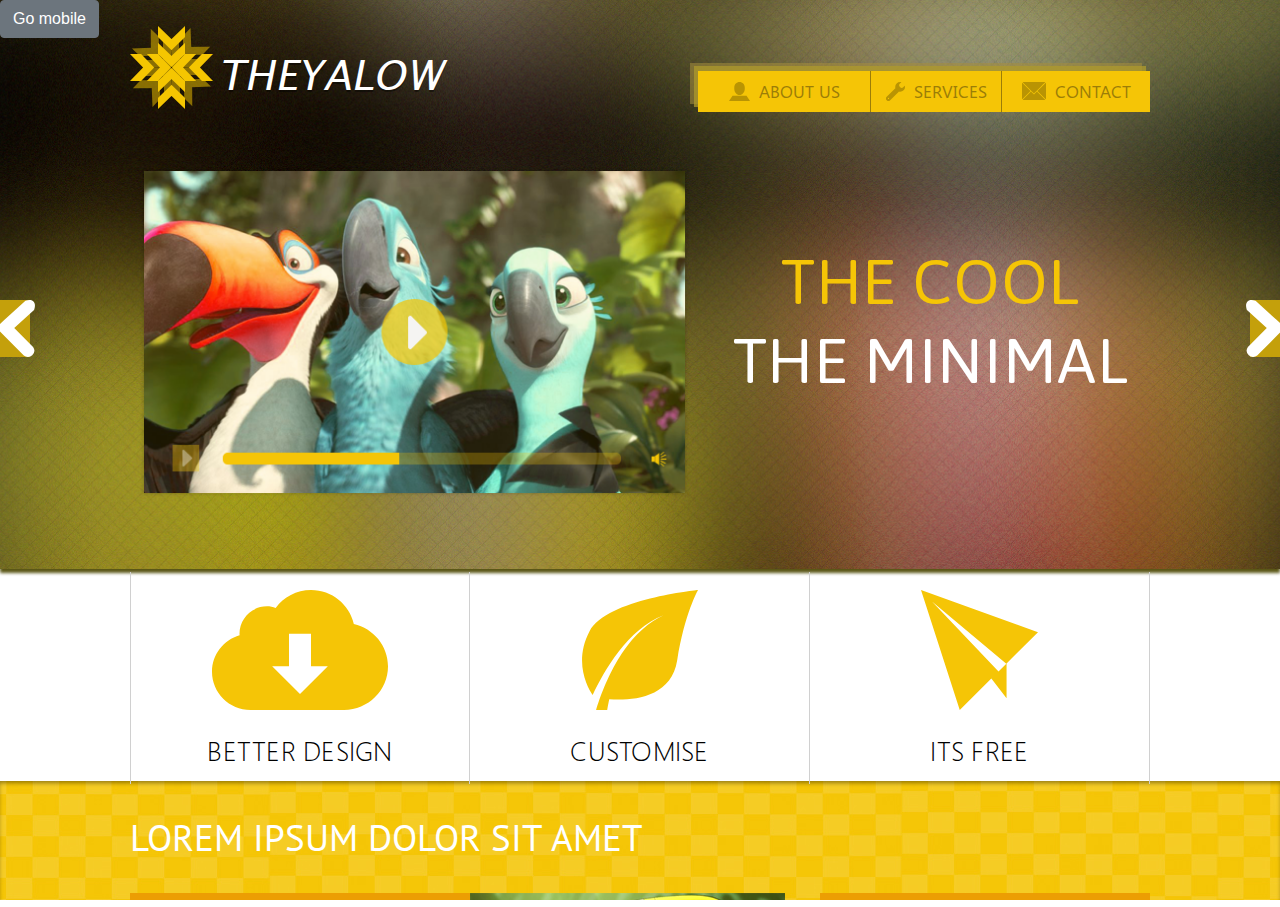
<file: theyalow/index.html>
<!DOCTYPE html>
<html lang="en">
<head>
	<meta charset="UTF-8">
	<title>Title</title>
	<link rel="stylesheet" href="https://stackpath.bootstrapcdn.com/bootstrap/4.3.1/css/bootstrap.min.css">
</head>
<body>
<div class="wrapper">
	<button class="switch btn btn-secondary">
		<span class="sw-text">Go mobile</span> <i class="fas fa-mobile-alt fa-1x"></i>
	</button>
	<iframe src="theyalow.html" frameborder="0"></iframe>
</div>

<style>
	html,
	body {
		margin: 0;
		padding: 0;
	}

	.wrapper {
		position: relative;
		width: 100%;
		height: 100vh;
		background: rgba(0, 0, 0, 0.2);
		margin: 0 auto
	}

	iframe {
		width: 100%;
		height: 100%;
	}

	.switch {
		position: absolute;
	}
</style>

<script>
    const switchButton = document.getElementsByClassName('switch')[0];
    const container = document.getElementsByClassName('wrapper')[0];
    let switched = true;
    const forMobile = `<span class="sw-text">Go mobile</span>
					<i class="fas fa-mobile-alt fa-1x"></i>`;
    const forDesktop = `<span class="sw-text">Go desktop</span>
					<i class="fas fa-desktop fa-1x"></i>`;

    switchButton.addEventListener('click', () => {
        if (switched) {
            switchButton.innerHTML = forDesktop;
            container.style.width = '375px';
        } else {
            switchButton.innerHTML = forMobile;
            container.style.width = '100%';
        }
        switched = !switched;
    });
</script>
</body>
</html>
</file>
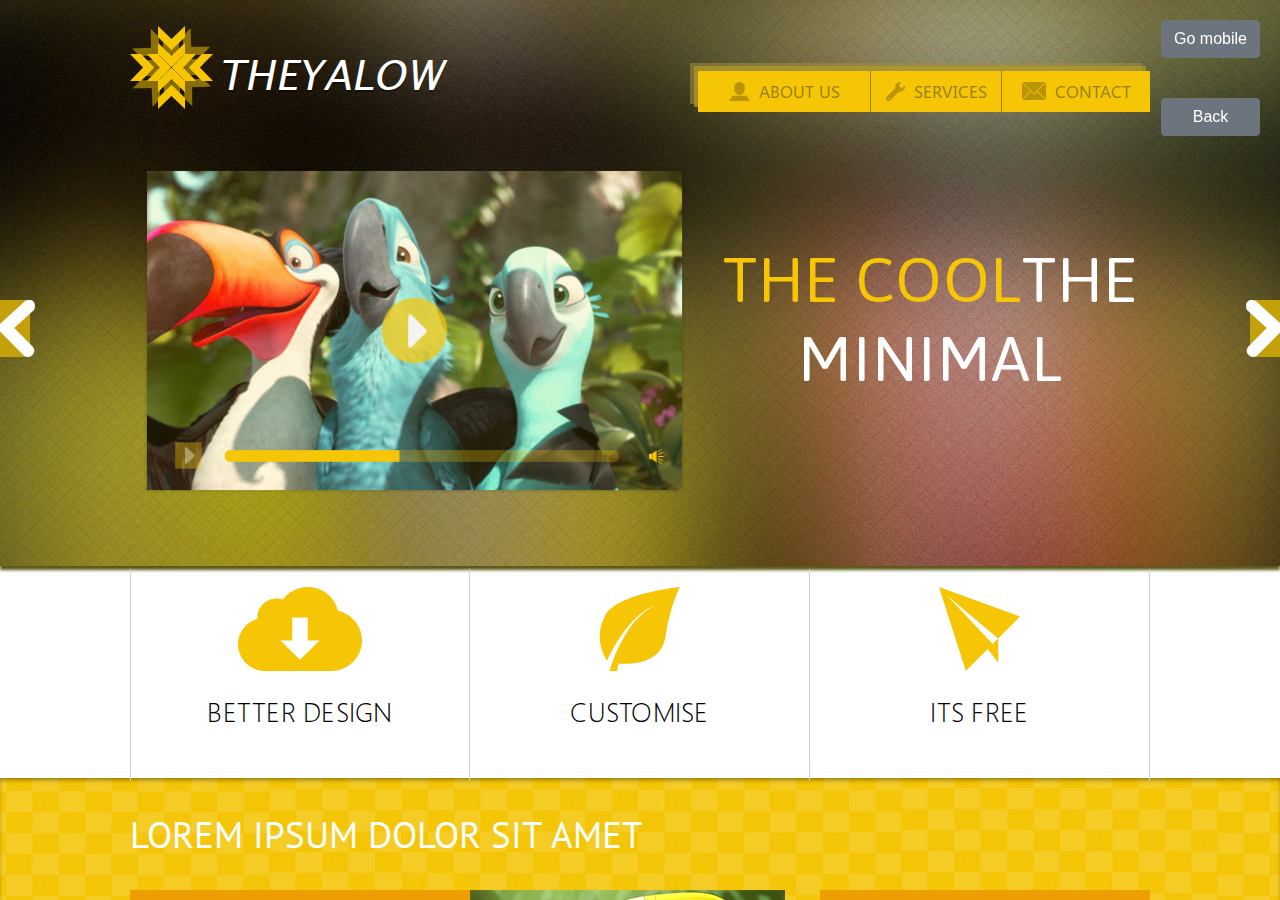
<file: projects/theyalow/index.html>
<!DOCTYPE html>
<html lang="en">
<head>
	<meta charset="UTF-8">
	<title>Title</title>
	<link rel="stylesheet" href="https://stackpath.bootstrapcdn.com/bootstrap/4.3.1/css/bootstrap.min.css">
	<link rel="stylesheet" href="../iframe_view/style_iframe.css">
</head>
<body>
<div class="wrapper">
	<div class="container-button">
		<button class="switch btn btn-secondary">
			<span class="sw-text">Go mobile</span>
		</button>
		<button class="switch btn btn-secondary " id="back">
			<span class="sw-text">Back</span>
		</button>
	</div>
	<iframe src="theyalow.html" frameborder="0"></iframe>
</div>
<script src="../iframe_view/index_iframe.js"></script>
</body>
</html>
</file>
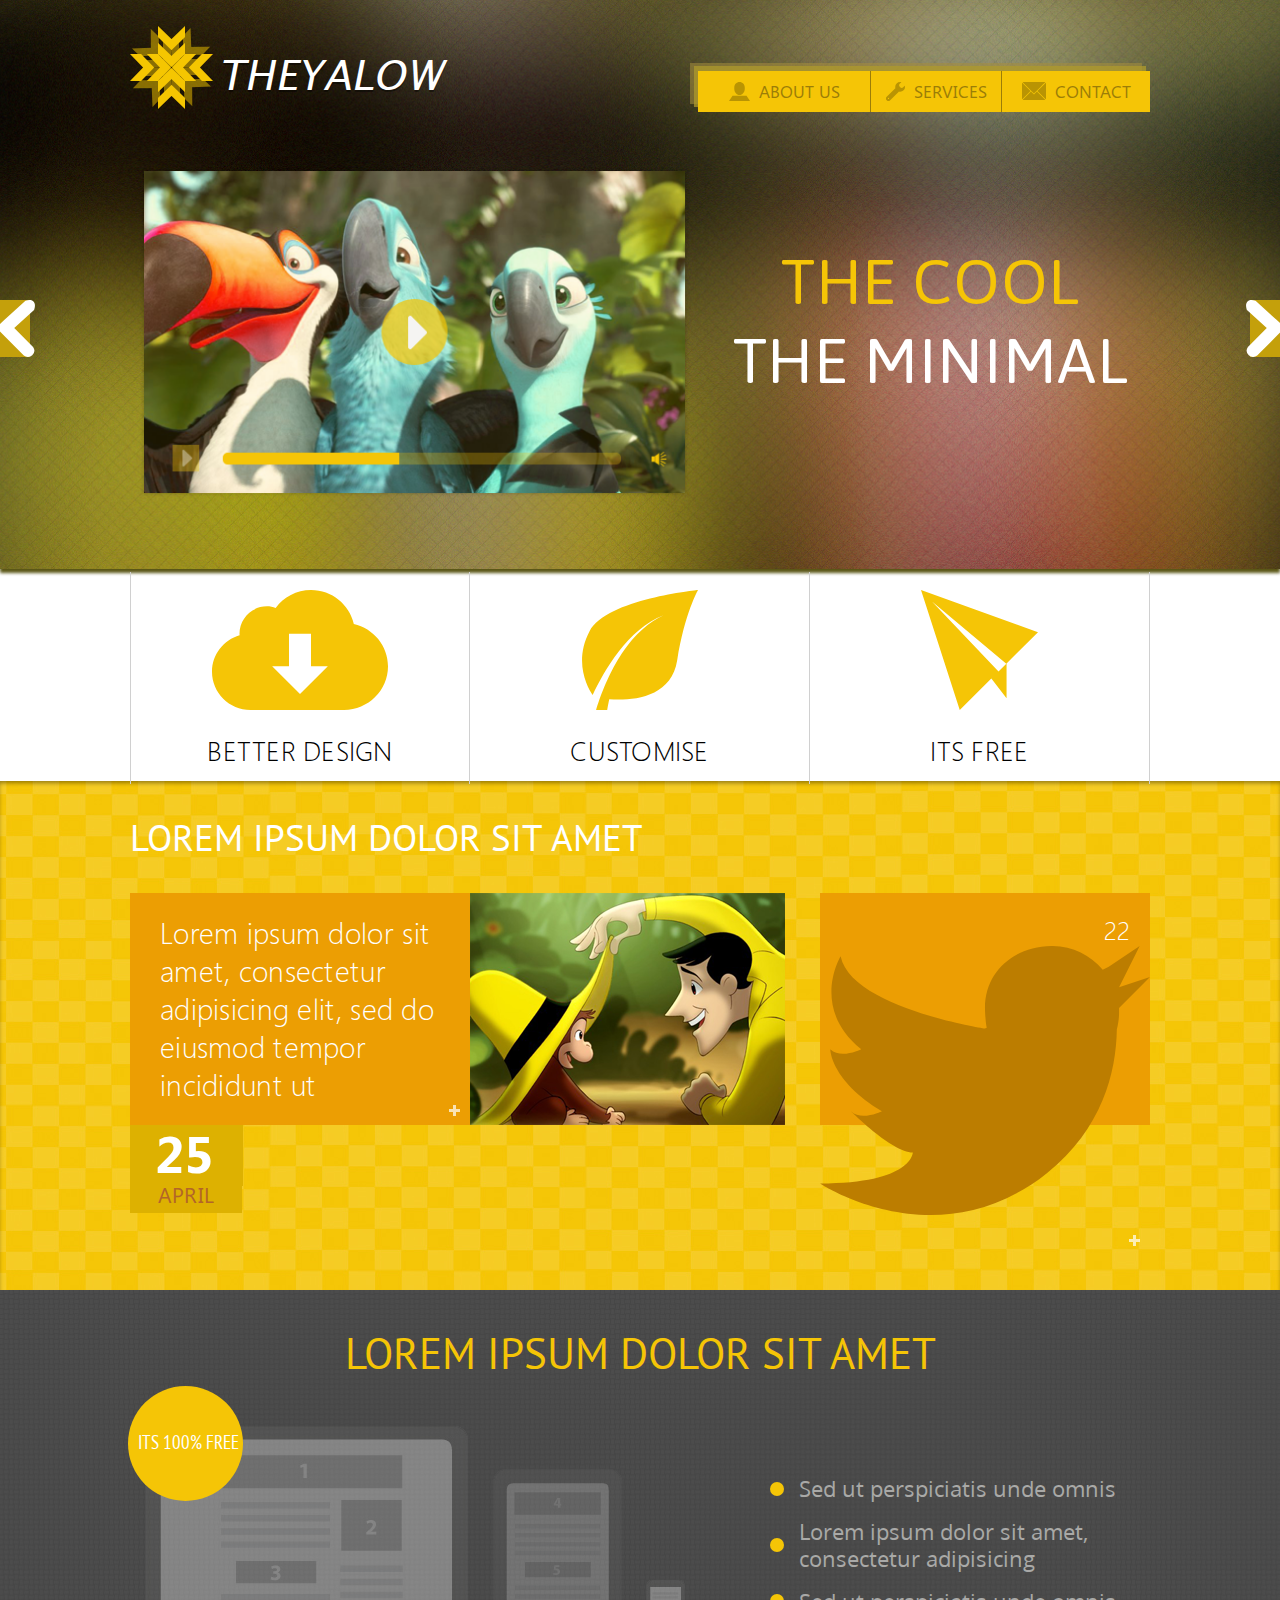
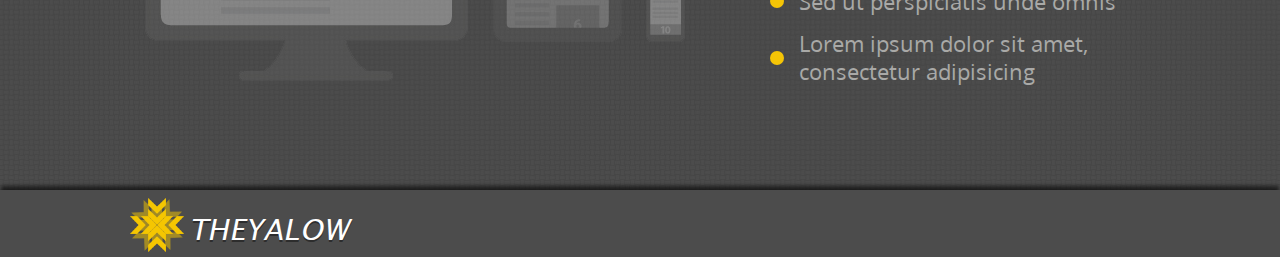
<file: theyalow/theyalow.html>
<!DOCTYPE html>
<html lang="en">
<head>
	<meta content="width=device-width, initial-scale=1" name="viewport">
	<meta charset="utf-8">
	<title>The Yalow</title>
	<link rel="stylesheet" href="css/main.css">
	<link rel="stylesheet" href="assets/fonts.css">
</head>
<body>
<header class="header">
	<div class="container">
		<div class="navigation">
			<div class="navigation__logo logo">
				<img src="assets/img/svg/logo.svg" alt="logo" class="navigation__image">
				<span class="navigation__text">Theyalow</span>
			</div>
			<nav class="navigation__menu">
				<ul class="navigation__list menu-opened">
					<li><a href="#"> <img src="assets/img/svg/about-us.svg" alt="About-us"> About us </a></li>
					<li><a href="#"> <img src="assets/img/svg/services.svg" alt="Services"> Services </a></li>
					<li><a href="#"> <img src="assets/img/svg/contacts.svg" alt="Contacts"> Contact </a></li>
				</ul>
			</nav>
		</div>
		<div class="intro">
			<div class="intro__slider">
				<div class="intro__slide">
					<div class="slick-prev">
						<img src="assets/img/svg/left-arrow.svg" alt="left-arrow">
					</div>
					<video src="#" class="intro__video" poster="assets/img/player.png" width="549" width="327"></video>
					<h1 class="intro__title">The cool <span>The minimal</span>
					</h1>
					<div class="slick-next">
						<img src="assets/img/svg/right-arrow.svg" alt="right-arrow">
					</div>
				</div>
			</div>
		</div>
	</div>
</header>

<main>
	<div class="advantage container row-around">
		<div class="advantage__item">
			<div class="advantage__link ">
				<img src="assets/img/svg/download.svg" alt="download">
				<div class="advantage__item-text"><h3>Better design</h3></div>
			</div>
		</div>
		<div class="advantage__item">
			<div class="advantage__link">
				<img src="assets/img/svg/leaf.svg" alt="leaf">
				<div class="advantage__item-text"><h3>Customise</h3></div>
			</div>
		</div>
		<div class="advantage__item">
			<div class="advantage__link">
				<img src="assets/img/svg/paper-plane.svg" alt="paper-plane">
				<div class="advantage__item-text"><h3>Its Free</h3></div>
			</div>
		</div>
	</div>
	<section class="content">
		<div class="container content__container">
			<h2 class="content__title">Lorem ipsum dolor sit amet </h2>
			<div class="content__slider">
				<div class="slider__first">
					<div class="slider__text">
						<p>Lorem ipsum dolor sit amet, consectetur adipisicing elit, sed do eiusmod tempor incididunt ut </p>
						<img src="assets/img/svg/plus.svg" alt="plus">
						<div class="slider__data">
							<span>25</span> <span>April</span>
						</div>
					</div>
					<div class="slider__video">
						<video src="#" width="315" height="232" poster="assets/img/Layer_25.png"></video>
					</div>
				</div>
				<div class="slider__second">
							<span>
								22
							</span> <img class="slider__twit" src="assets/img/svg/twitter.svg" alt="">
					<img class="slider__pl" src="assets/img/svg/plus.svg" alt="plus">
					<div class="form">
						<div class="form__elements">
							<div class="form__element">
								<p>
									Daily Mobile UI Design Inspiration #1 via @cssauthor </p>
							</div>
							<div class="form__element">
								<p>
									Daily Mobile UI Design Inspiration #1 via @cssauthor </p>
							</div>
							<div class="form__element">
								<p>
									Daily Mobile UI Design Inspiration #1 via @cssauthor </p>
							</div>
						</div>
						<form class="form__content">
							<input type="text" name="name">
							<button type="submit">Tweet</button>
						</form>
					</div>
				</div>
			</div>
		</div>
	</section>

	<section class="promo">
		<div class="container promo__container">
			<h3 class="promo__title">
				Lorem ipsum dolor sit amet </h3>
			<div class="promo__elements">
				<div class="promo__first">
					<div class="promo__image">
						<img src="assets/img/svg/monitor.svg" alt="monitor"> <span>Its 100% free</span>
					</div>
					<img class="promo_model" src="assets/img/svg/table.svg" alt="tablet">
					<img src="assets/img/svg/phone.svg" alt="phone">
				</div>
				<div class="promo__second">
					<ul class="promo__list">
						<li>
							<span></span>
							<p>Sed ut perspiciatis unde omnis</p>
						</li>
						<li>
							<span></span>
							<p>Lorem ipsum dolor sit amet, consectetur adipisicing</p>
						</li>
						<li>
							<span></span>
							<p>Sed ut perspiciatis unde omnis</p>
						</li>
						<li>
							<span></span>
							<p>Lorem ipsum dolor sit amet, consectetur adipisicing</p>
						</li>
					</ul>
				</div>
			</div>
		</div>
	</section>
</main>
<footer class="footer">
	<div class="container footer_container">
		<div class="footer__logo">
			<img src="assets/img/svg/logo.svg" alt="logo"> <span>Theyalow</span>
		</div>
	</div>
</footer>
</body>
</html>
</file>
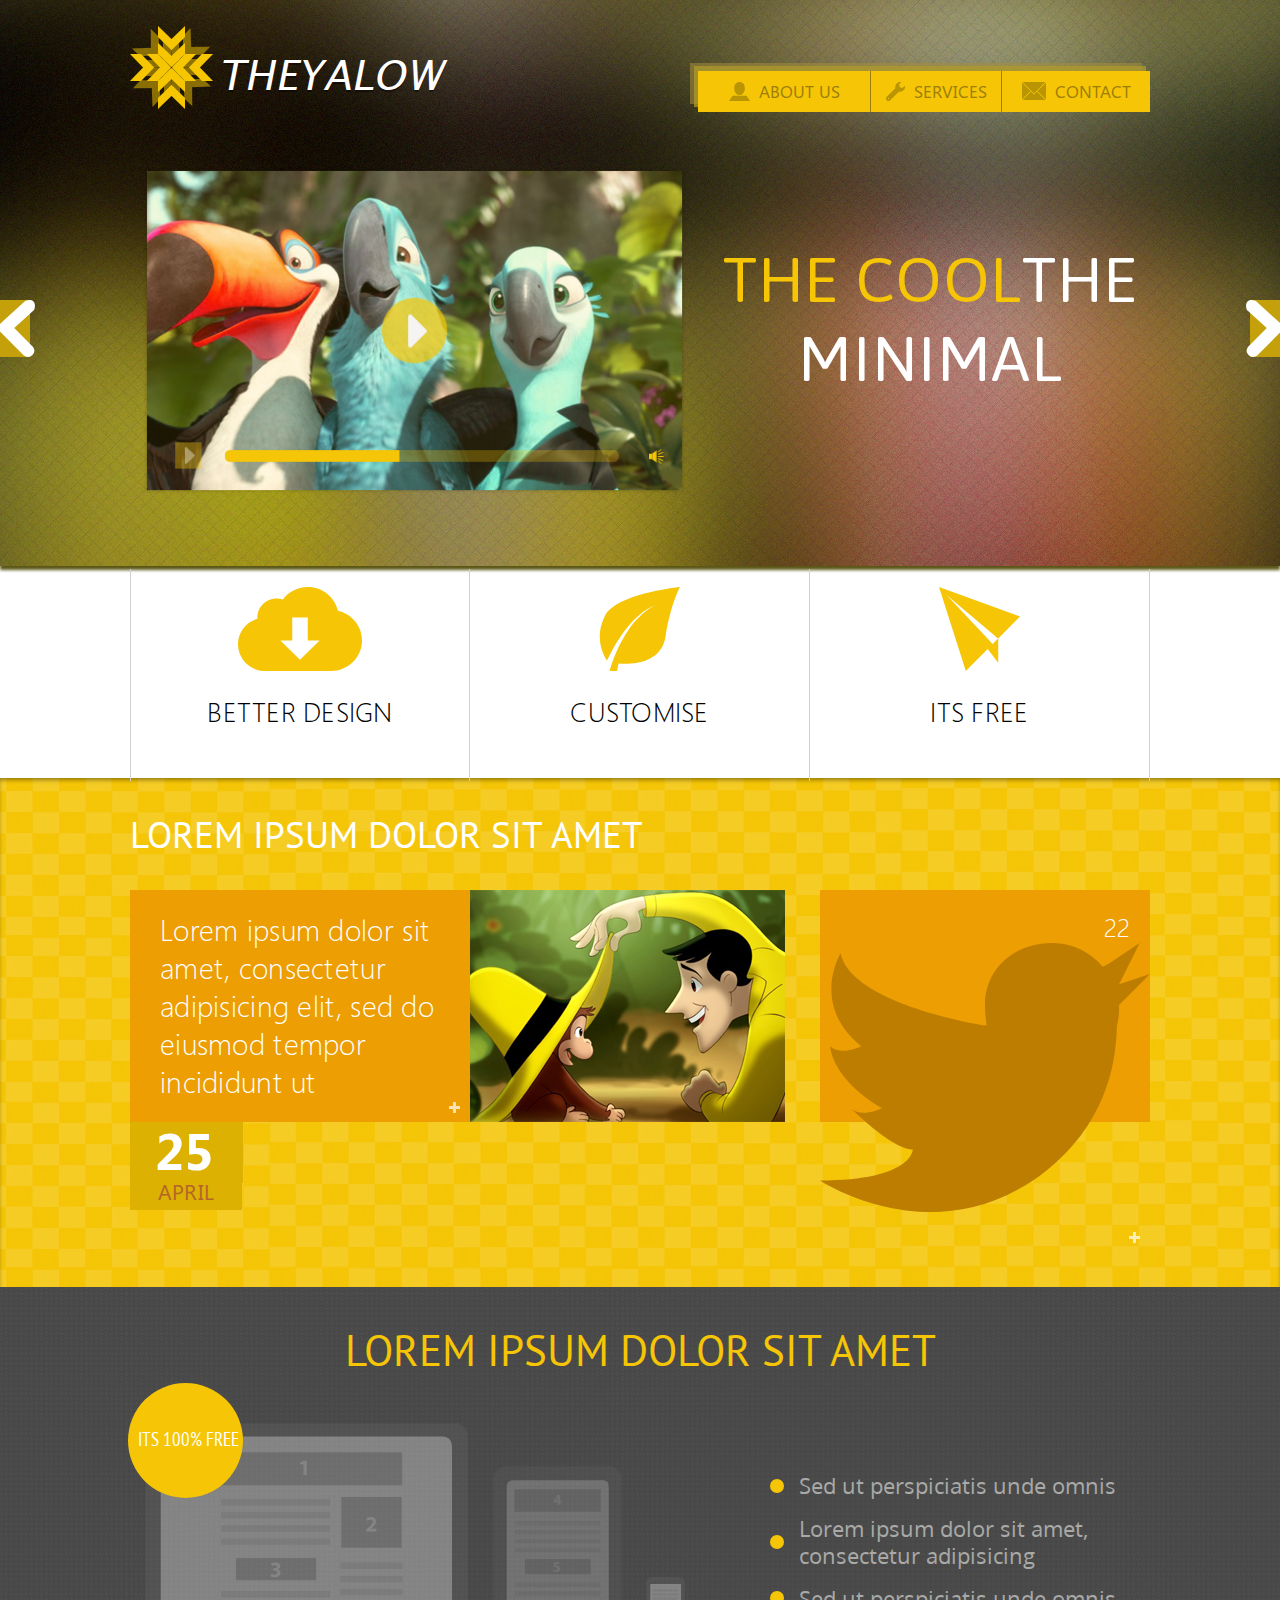
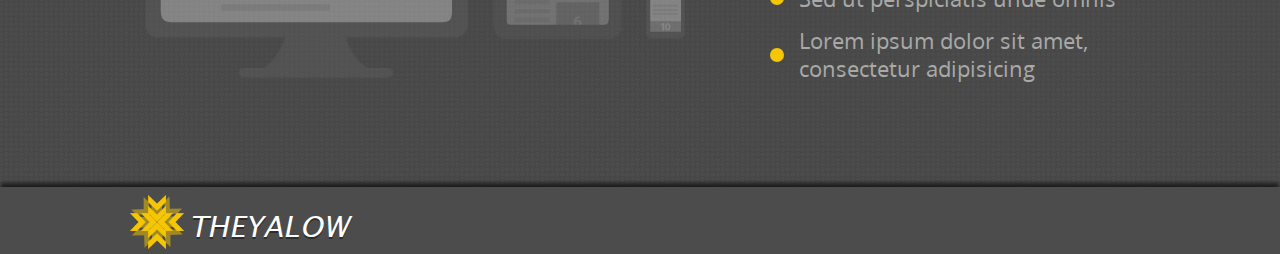
<file: projects/theyalow/theyalow.html>
<!DOCTYPE html>
<html lang="en">
	<head>
		<meta content="width=device-width, initial-scale=1" name="viewport">
		<meta charset="utf-8">
		<title>The Yalow</title>
		<link rel="stylesheet" href="css/main.css">
		<link rel="stylesheet" href="assets/fonts.css">
	</head>
	<body>
	<header class="header">
		<div class="container">
			<div class="navigation">
				<div class="navigation__logo logo">
					<img src="assets/img/svg/logo.svg" alt="logo" class="navigation__image">
					<span class="navigation__text">Theyalow</span>
				</div>
				<nav class="navigation__menu">
					<ul class="navigation__list menu-opened">
						<li><a href="#"><img src="assets/img/svg/about-us.svg" alt="About-us">About us</a></li>
						<li><a href="#"><img src="assets/img/svg/services.svg" alt="Services">Services</a></li>
						<li><a href="#"><img src="assets/img/svg/contacts.svg" alt="Contacts">Contact</a></li>
					</ul>
				</nav>
			</div>
			<div class="intro">
				<div class="intro__slider">
					<div class="intro__slide">
						<div class="slick-prev">
							<img src="assets/img/svg/left-arrow.svg" alt="left-arrow">
						</div>
						<video src="#" class="intro__video" poster="assets/img/player.png" width="549" height="327"></video>
						<h1 class="intro__title">The cool<span>The minimal</span></h1>
						<div class="slick-next">
							<img src="assets/img/svg/right-arrow.svg" alt="right-arrow">
						</div>
					</div>
				</div>
			</div>
		</div>
	</header>
	<main>
		<section class="advantage">
			<div class="advantage container row-around">
				<div class="advantage__item">
					<div class="advantage__link ">
						<img src="assets/img/svg/download.svg" alt="download">
						<div class="advantage__item-text"><h3>Better design</h3></div>
					</div>
				</div>
				<div class="advantage__item">
					<div class="advantage__link">
						<img src="assets/img/svg/leaf.svg" alt="leaf">
						<div class="advantage__item-text"><h3>Customise</h3></div>
					</div>
				</div>
				<div class="advantage__item">
					<div class="advantage__link">
						<img src="assets/img/svg/paper-plane.svg" alt="paper-plane">
						<div class="advantage__item-text"><h3>Its Free</h3></div>
					</div>
				</div>
			</div>
		</section>
		<section class="content">
			<div class="container content__container">
				<h2 class="content__title">Lorem ipsum dolor sit amet</h2>
				<div class="content__slider">
					<div class="slider__first">
						<div class="slider__text">
							<p>Lorem ipsum dolor sit amet, consectetur adipisicing elit, sed do eiusmod tempor incididunt ut</p>
							<img src="assets/img/svg/plus.svg" alt="plus">
							<div class="slider__data">
								<span>25</span>
								<span>April</span>
							</div>
						</div>
						<div class="slider__video">
							<video src="#" width="315" height="232" poster="assets/img/Layer_25.png"></video>
						</div>
					</div>
					<div class="slider__second">
						<span>22</span>
						<img class="slider__twit" src="assets/img/svg/twitter.svg" alt="twitter">
						<img class="slider__pl" src="assets/img/svg/plus.svg" alt="plus">
						<div class="form">
							<div class="form__elements">
								<div class="form__element">
									<p>Daily Mobile UI Design Inspiration #1 via @cssauthor</p>
								</div>
								<div class="form__element">
									<p>Daily Mobile UI Design Inspiration #1 via @cssauthor</p>
								</div>
								<div class="form__element">
									<p>Daily Mobile UI Design Inspiration #1 via @cssauthor</p>
								</div>
							</div>
							<form class="form__content">
								<input type="text" name="name">
								<button type="submit">Tweet</button>
							</form>
						</div>
					</div>
				</div>
			</div>
		</section>
		<section class="promo">
			<div class="container promo__container">
				<h3 class="promo__title">Lorem ipsum dolor sit amet </h3>
				<div class="promo__elements">
					<div class="promo__first">
						<div class="promo__image">
							<img src="assets/img/svg/monitor.svg" alt="monitor">
							<span>Its 100% free</span>
						</div>
						<img class="promo_model" src="assets/img/svg/table.svg" alt="tablet">
						<img src="assets/img/svg/phone.svg" alt="phone">
					</div>
					<div class="promo__second">
						<ul class="promo__list">
							<li>
								<p>Sed ut perspiciatis unde omnis</p>
							</li>
							<li>
								<p>Lorem ipsum dolor sit amet, consectetur adipisicing</p>
							</li>
							<li>
								<p>Sed ut perspiciatis unde omnis</p>
							</li>
							<li>
								<p>Lorem ipsum dolor sit amet, consectetur adipisicing</p>
							</li>
						</ul>
					</div>
				</div>
			</div>
		</section>
	</main>
	<footer class="footer">
		<div class="container footer_container">
			<div class="footer__logo">
				<img src="assets/img/svg/logo.svg" alt="logo">
				<span>Theyalow</span>
			</div>
		</div>
	</footer>
	</body>
</html>
</file>
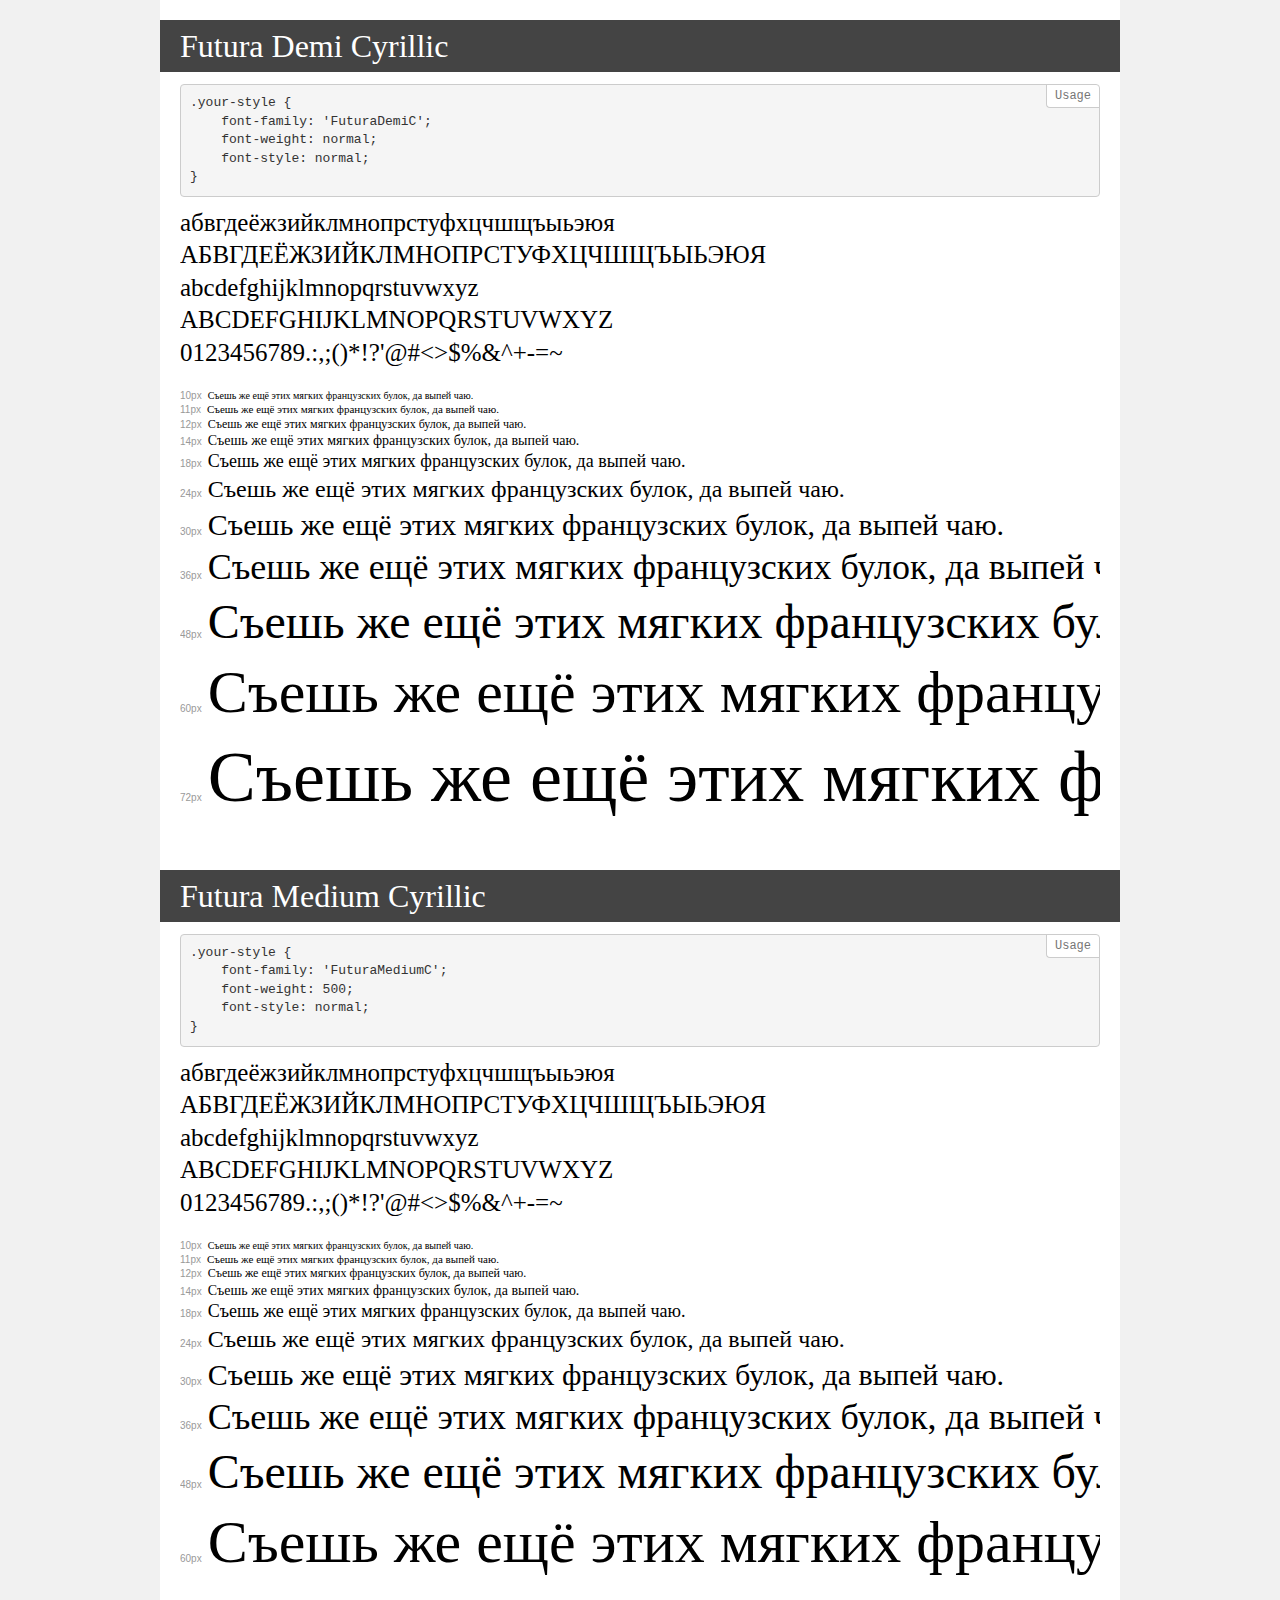
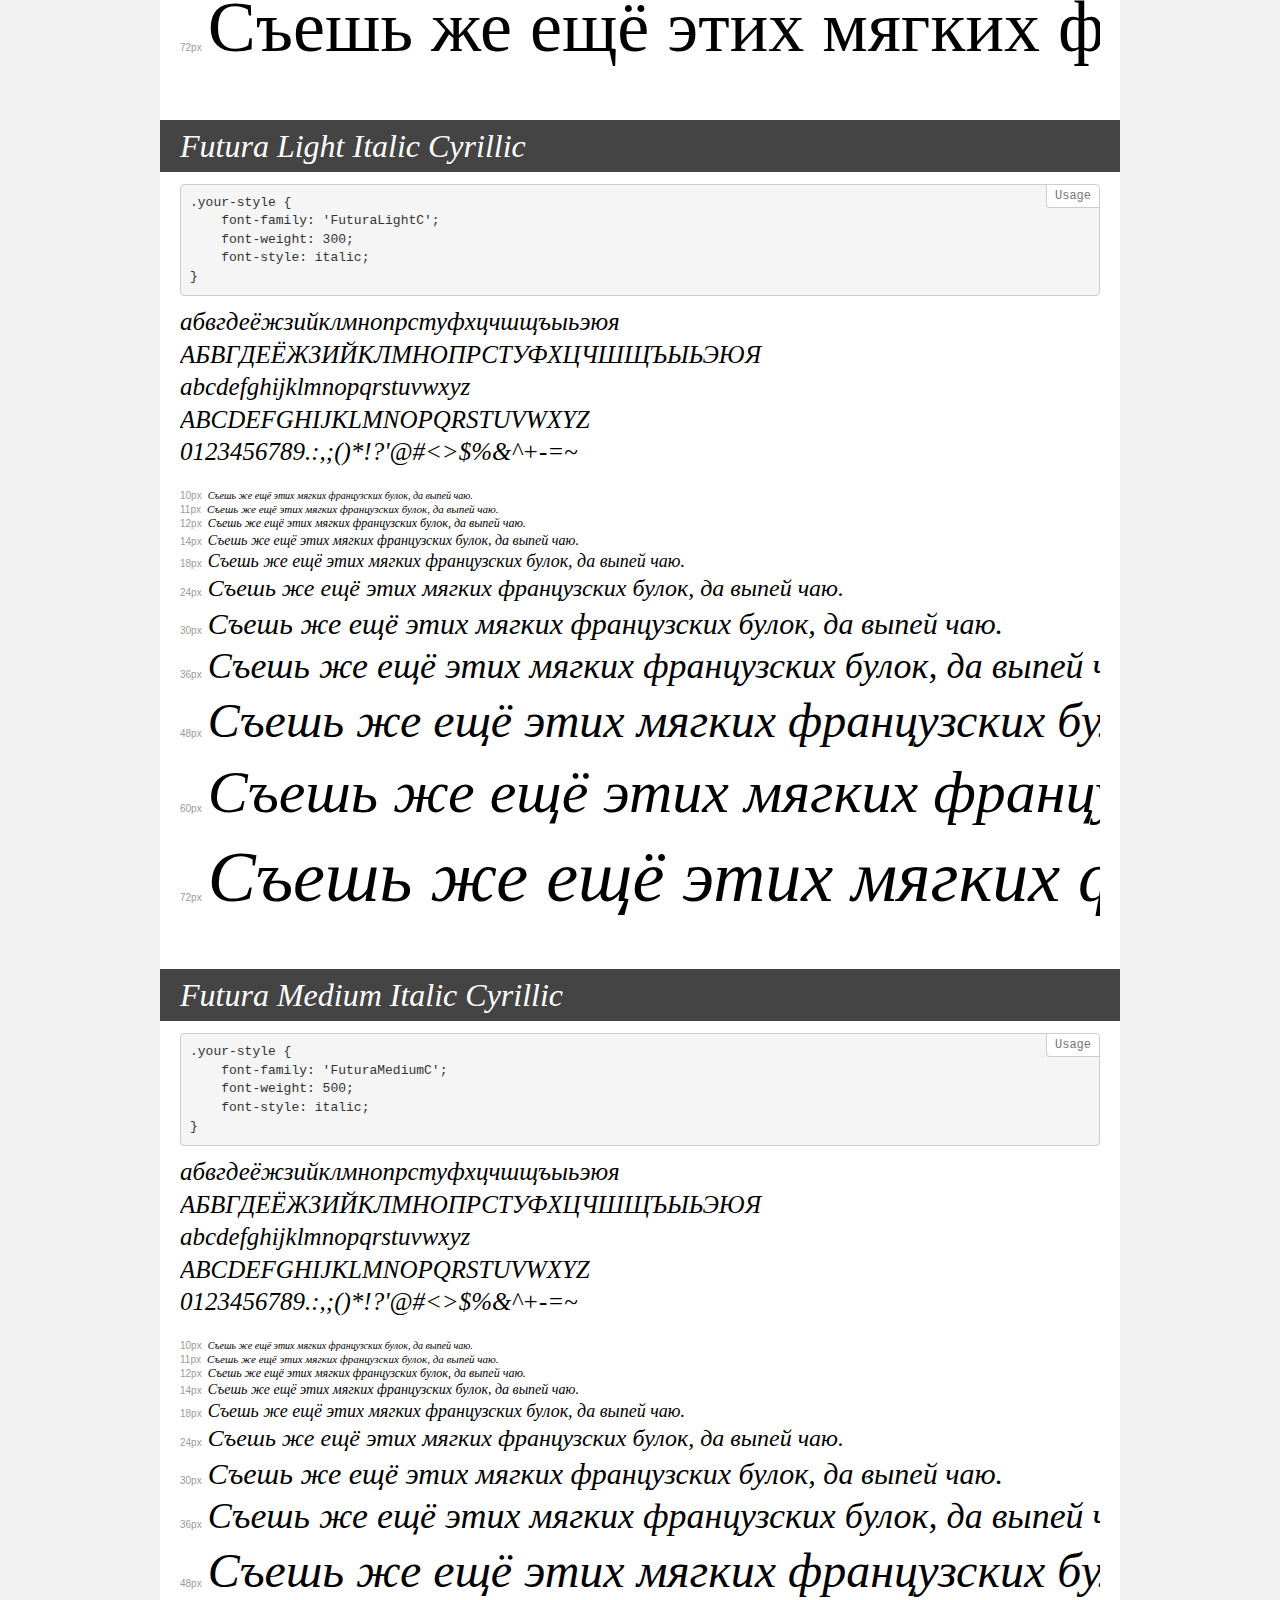
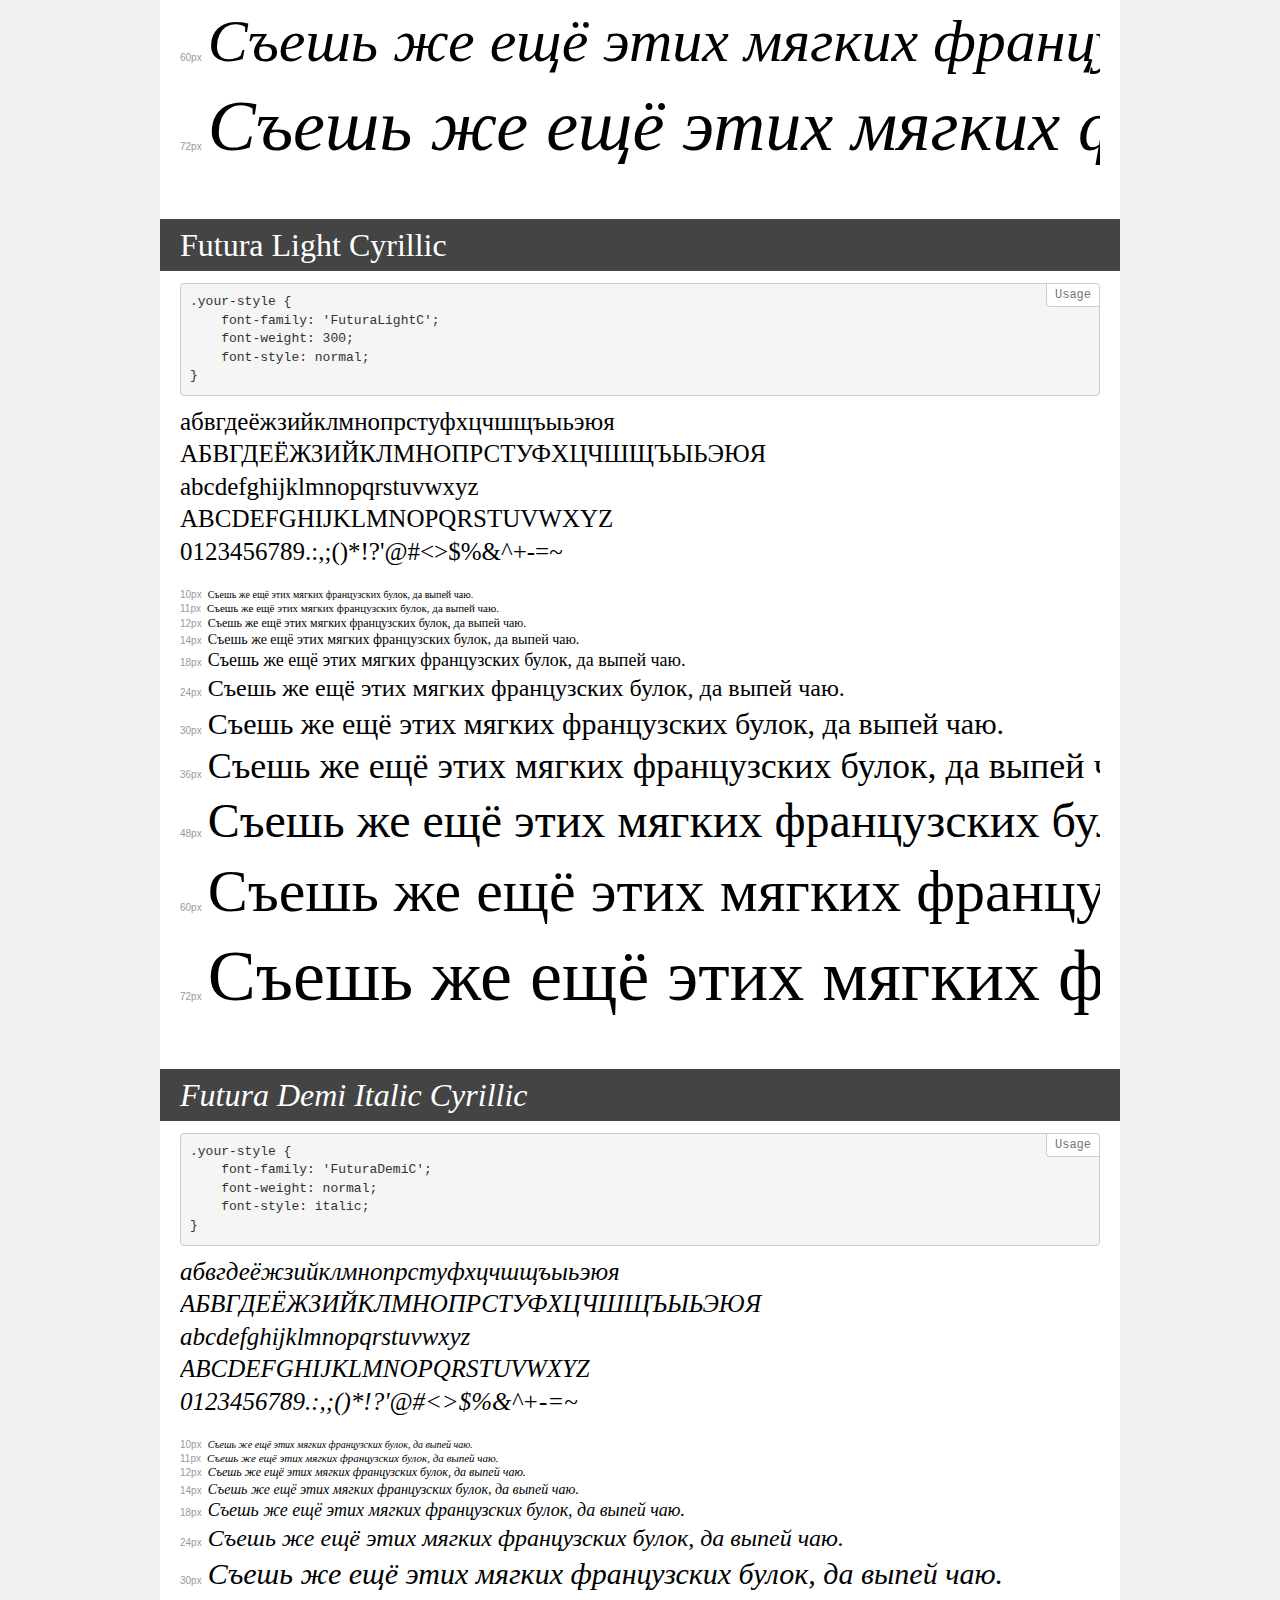
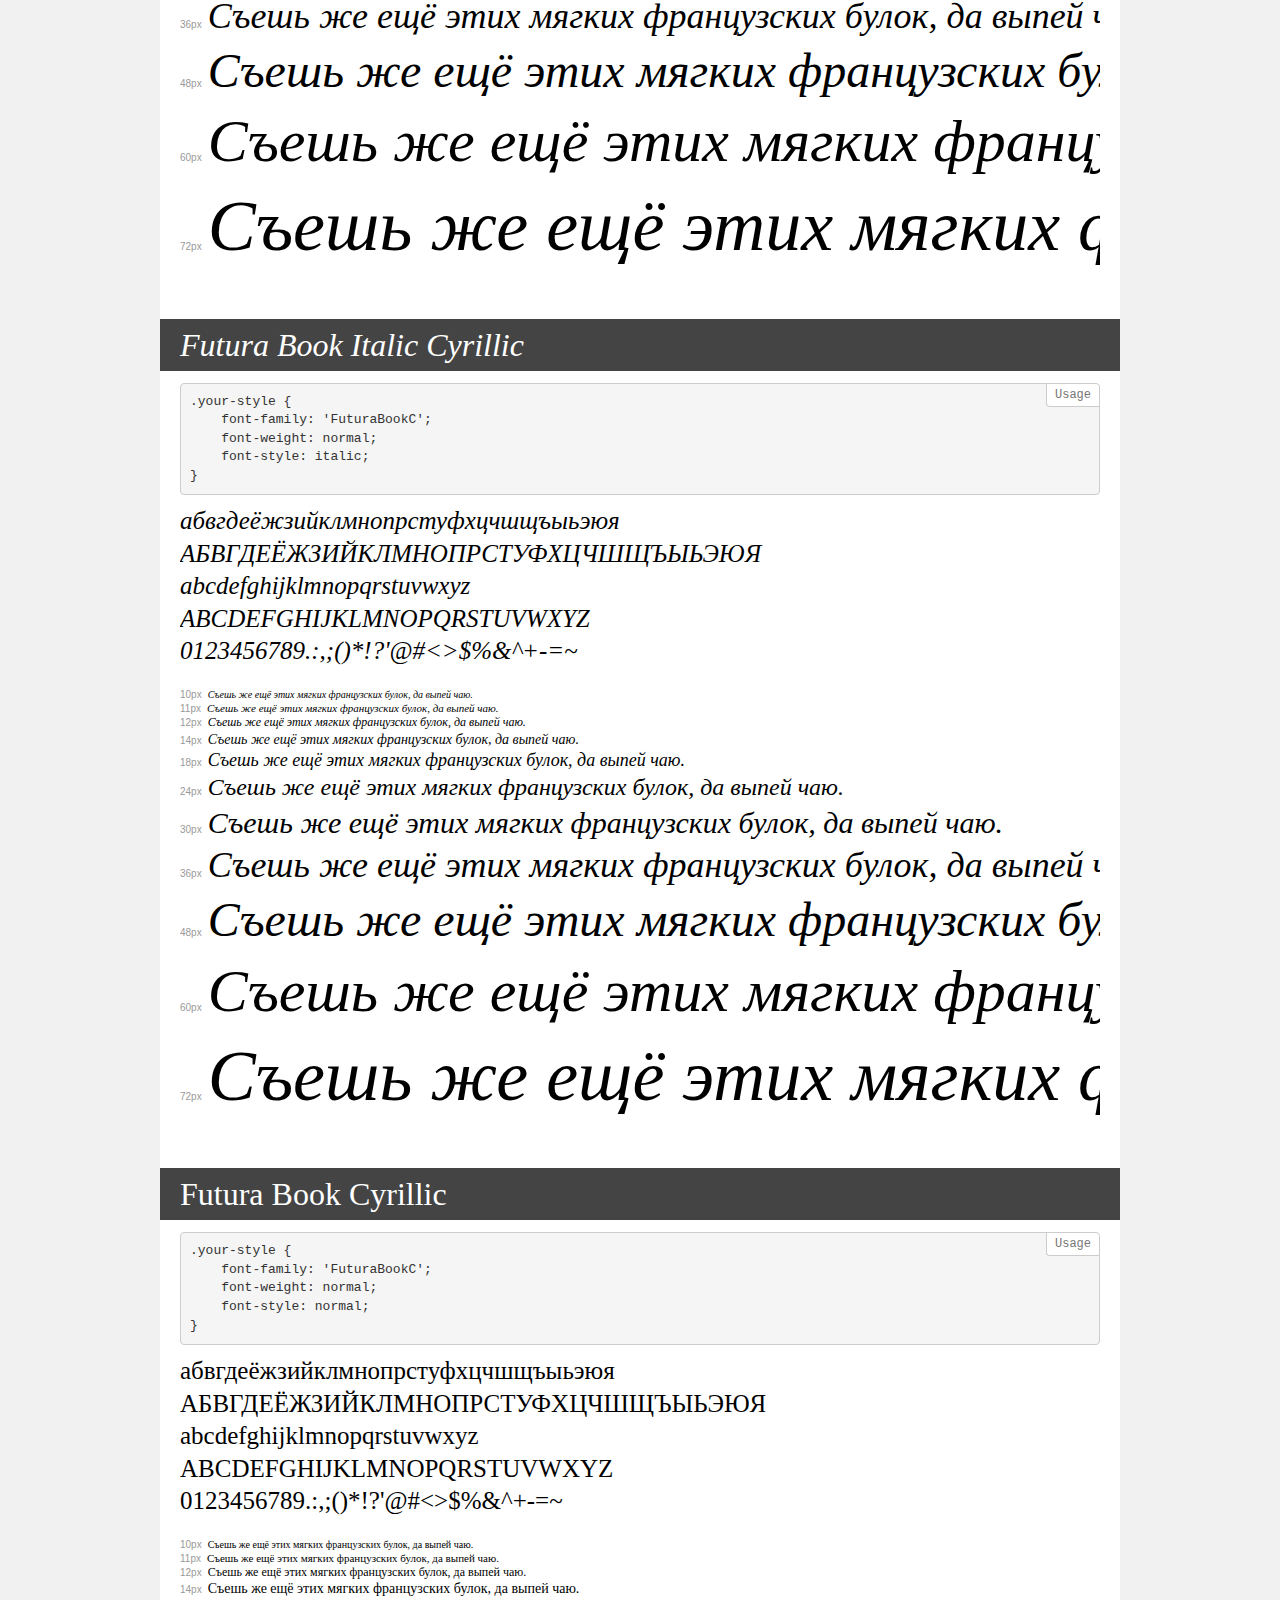
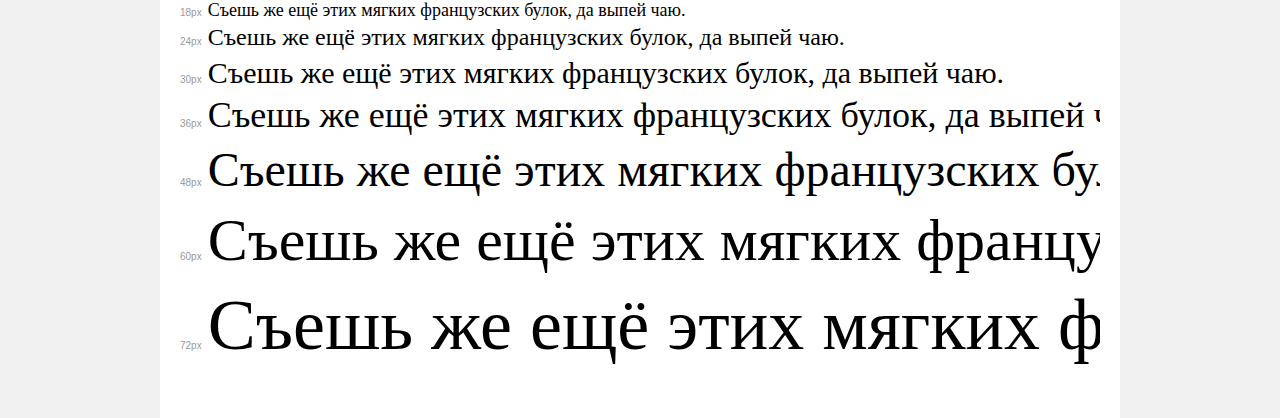
<file: repair/assets/fonts/Futura/demo.html>
<!DOCTYPE html>
<html>
<head>
	<meta charset="utf-8">
	<meta http-equiv="X-UA-Compatible" content="IE=edge">
	<meta name="viewport" content="width=device-width, initial-scale=1">
	<meta name="robots" content="noindex, noarchive">
	<title>Transfonter demo</title>
	<link href="stylesheet.css" rel="stylesheet">
	<style>
		/*
		http://meyerweb.com/eric/tools/css/reset/
		v2.0 | 20110126
		License: none (public domain)
		*/
		html, body, div, span, applet, object, iframe,
		h1, h2, h3, h4, h5, h6, p, blockquote, pre,
		a, abbr, acronym, address, big, cite, code,
		del, dfn, em, img, ins, kbd, q, s, samp,
		small, strike, strong, sub, sup, tt, var,
		b, u, i, center,
		dl, dt, dd, ol, ul, li,
		fieldset, form, label, legend,
		table, caption, tbody, tfoot, thead, tr, th, td,
		article, aside, canvas, details, embed,
		figure, figcaption, footer, header, hgroup,
		menu, nav, output, ruby, section, summary,
		time, mark, audio, video {
			margin: 0;
			padding: 0;
			border: 0;
			font-size: 100%;
			font: inherit;
			vertical-align: baseline;
		}
		/* HTML5 display-role reset for older browsers */
		article, aside, details, figcaption, figure,
		footer, header, hgroup, menu, nav, section {
			display: block;
		}
		body {
			line-height: 1;
		}
		ol, ul {
			list-style: none;
		}
		blockquote, q {
			quotes: none;
		}
		blockquote:before, blockquote:after,
		q:before, q:after {
			content: '';
			content: none;
		}
		table {
			border-collapse: collapse;
			border-spacing: 0;
		}
		/* common styles */
		body {
			background: #f1f1f1;
			color: #000;
		}
		.page {
			background: #fff;
			width: 920px;
			margin: 0 auto;
			padding: 20px 20px 0 20px;
			overflow: hidden;
		}
		.font-container {
			overflow-x: auto;
			overflow-y: hidden;
			margin-bottom: 40px;
			line-height: 1.3;
			white-space: nowrap;
			padding-bottom: 5px;
		}
		h1 {
			position: relative;
			background: #444;
			font-size: 32px;
			color: #fff;
			padding: 10px 20px;
			margin: 0 -20px 12px -20px;
		}
		.letters {
			font-size: 25px;
			margin-bottom: 20px;
		}
		.s10:before {
			content: '10px';
		}
		.s11:before {
			content: '11px';
		}
		.s12:before {
			content: '12px';
		}
		.s14:before {
			content: '14px';
		}
		.s18:before {
			content: '18px';
		}
		.s24:before {
			content: '24px';
		}
		.s30:before {
			content: '30px';
		}
		.s36:before {
			content: '36px';
		}
		.s48:before {
			content: '48px';
		}
		.s60:before {
			content: '60px';
		}
		.s72:before {
			content: '72px';
		}
		.s10:before, .s11:before, .s12:before, .s14:before,
		.s18:before, .s24:before, .s30:before, .s36:before,
		.s48:before, .s60:before, .s72:before {
			font-family: Arial, sans-serif;
			font-size: 10px;
			font-weight: normal;
			font-style: normal;
			color: #999;
			padding-right: 6px;
		}
		pre {
			display: block;
			position: relative;
			padding: 9px;
			margin: 0 0 10px;
			font-family: Monaco, Menlo, Consolas, "Courier New", monospace !important;
			font-size: 13px;
			line-height: 1.428571429;
			color: #333;
			font-weight: normal !important;
			font-style: normal !important;
			background-color: #f5f5f5;
			border: 1px solid #ccc;
			overflow-x: auto;
			border-radius: 4px;
		}
		pre:after {
			display: block;
			position: absolute;
			right: 0;
			top: 0;
			content: 'Usage';
			line-height: 1;
			padding: 5px 8px;
			font-size: 12px;
			color: #767676;
			background-color: #fff;
			border: 1px solid #ccc;
			border-right: none;
			border-top: none;
			border-radius: 0 4px 0 4px;
			z-index: 10;
		}
		/* responsive */
		@media (max-width: 959px) {
			.page {
				width: auto;
				margin: 0;
			}
		}
	</style>
</head>
<body>
<div class="page">
	<div class="demo" style="font-family: 'FuturaDemiC'; font-weight: normal; font-style: normal;">
		<h1>Futura Demi Cyrillic</h1>
		<pre>.your-style {
    font-family: 'FuturaDemiC';
    font-weight: normal;
    font-style: normal;
}</pre>
		<div class="font-container">
			<p class="letters">
				абвгдеёжзийклмнопрстуфхцчшщъыьэюя <br />
				АБВГДЕЁЖЗИЙКЛМНОПРСТУФХЦЧШЩЪЫЬЭЮЯ <br />
				abcdefghijklmnopqrstuvwxyz <br />
				ABCDEFGHIJKLMNOPQRSTUVWXYZ <br />				0123456789.:,;()*!?'@#<>$%&^+-=~
			</p>
			<p class="s10" style="font-size: 10px;">Съешь же ещё этих мягких французских булок, да выпей чаю.</p>
			<p class="s11" style="font-size: 11px;">Съешь же ещё этих мягких французских булок, да выпей чаю.</p>
			<p class="s12" style="font-size: 12px;">Съешь же ещё этих мягких французских булок, да выпей чаю.</p>
			<p class="s14" style="font-size: 14px;">Съешь же ещё этих мягких французских булок, да выпей чаю.</p>
			<p class="s18" style="font-size: 18px;">Съешь же ещё этих мягких французских булок, да выпей чаю.</p>
			<p class="s24" style="font-size: 24px;">Съешь же ещё этих мягких французских булок, да выпей чаю.</p>
			<p class="s30" style="font-size: 30px;">Съешь же ещё этих мягких французских булок, да выпей чаю.</p>
			<p class="s36" style="font-size: 36px;">Съешь же ещё этих мягких французских булок, да выпей чаю.</p>
			<p class="s48" style="font-size: 48px;">Съешь же ещё этих мягких французских булок, да выпей чаю.</p>
			<p class="s60" style="font-size: 60px;">Съешь же ещё этих мягких французских булок, да выпей чаю.</p>
			<p class="s72" style="font-size: 72px;">Съешь же ещё этих мягких французских булок, да выпей чаю.</p>
		</div>
	</div>
	<div class="demo" style="font-family: 'FuturaMediumC'; font-weight: 500; font-style: normal;">
		<h1>Futura Medium Cyrillic</h1>
		<pre>.your-style {
    font-family: 'FuturaMediumC';
    font-weight: 500;
    font-style: normal;
}</pre>
		<div class="font-container">
			<p class="letters">
				абвгдеёжзийклмнопрстуфхцчшщъыьэюя <br />
				АБВГДЕЁЖЗИЙКЛМНОПРСТУФХЦЧШЩЪЫЬЭЮЯ <br />
				abcdefghijklmnopqrstuvwxyz <br />
				ABCDEFGHIJKLMNOPQRSTUVWXYZ <br />				0123456789.:,;()*!?'@#<>$%&^+-=~
			</p>
			<p class="s10" style="font-size: 10px;">Съешь же ещё этих мягких французских булок, да выпей чаю.</p>
			<p class="s11" style="font-size: 11px;">Съешь же ещё этих мягких французских булок, да выпей чаю.</p>
			<p class="s12" style="font-size: 12px;">Съешь же ещё этих мягких французских булок, да выпей чаю.</p>
			<p class="s14" style="font-size: 14px;">Съешь же ещё этих мягких французских булок, да выпей чаю.</p>
			<p class="s18" style="font-size: 18px;">Съешь же ещё этих мягких французских булок, да выпей чаю.</p>
			<p class="s24" style="font-size: 24px;">Съешь же ещё этих мягких французских булок, да выпей чаю.</p>
			<p class="s30" style="font-size: 30px;">Съешь же ещё этих мягких французских булок, да выпей чаю.</p>
			<p class="s36" style="font-size: 36px;">Съешь же ещё этих мягких французских булок, да выпей чаю.</p>
			<p class="s48" style="font-size: 48px;">Съешь же ещё этих мягких французских булок, да выпей чаю.</p>
			<p class="s60" style="font-size: 60px;">Съешь же ещё этих мягких французских булок, да выпей чаю.</p>
			<p class="s72" style="font-size: 72px;">Съешь же ещё этих мягких французских булок, да выпей чаю.</p>
		</div>
	</div>
	<div class="demo" style="font-family: 'FuturaLightC'; font-weight: 300; font-style: italic;">
		<h1>Futura Light Italic Cyrillic</h1>
		<pre>.your-style {
    font-family: 'FuturaLightC';
    font-weight: 300;
    font-style: italic;
}</pre>
		<div class="font-container">
			<p class="letters">
				абвгдеёжзийклмнопрстуфхцчшщъыьэюя <br />
				АБВГДЕЁЖЗИЙКЛМНОПРСТУФХЦЧШЩЪЫЬЭЮЯ <br />
				abcdefghijklmnopqrstuvwxyz <br />
				ABCDEFGHIJKLMNOPQRSTUVWXYZ <br />				0123456789.:,;()*!?'@#<>$%&^+-=~
			</p>
			<p class="s10" style="font-size: 10px;">Съешь же ещё этих мягких французских булок, да выпей чаю.</p>
			<p class="s11" style="font-size: 11px;">Съешь же ещё этих мягких французских булок, да выпей чаю.</p>
			<p class="s12" style="font-size: 12px;">Съешь же ещё этих мягких французских булок, да выпей чаю.</p>
			<p class="s14" style="font-size: 14px;">Съешь же ещё этих мягких французских булок, да выпей чаю.</p>
			<p class="s18" style="font-size: 18px;">Съешь же ещё этих мягких французских булок, да выпей чаю.</p>
			<p class="s24" style="font-size: 24px;">Съешь же ещё этих мягких французских булок, да выпей чаю.</p>
			<p class="s30" style="font-size: 30px;">Съешь же ещё этих мягких французских булок, да выпей чаю.</p>
			<p class="s36" style="font-size: 36px;">Съешь же ещё этих мягких французских булок, да выпей чаю.</p>
			<p class="s48" style="font-size: 48px;">Съешь же ещё этих мягких французских булок, да выпей чаю.</p>
			<p class="s60" style="font-size: 60px;">Съешь же ещё этих мягких французских булок, да выпей чаю.</p>
			<p class="s72" style="font-size: 72px;">Съешь же ещё этих мягких французских булок, да выпей чаю.</p>
		</div>
	</div>
	<div class="demo" style="font-family: 'FuturaMediumC'; font-weight: 500; font-style: italic;">
		<h1>Futura Medium Italic Cyrillic</h1>
		<pre>.your-style {
    font-family: 'FuturaMediumC';
    font-weight: 500;
    font-style: italic;
}</pre>
		<div class="font-container">
			<p class="letters">
				абвгдеёжзийклмнопрстуфхцчшщъыьэюя <br />
				АБВГДЕЁЖЗИЙКЛМНОПРСТУФХЦЧШЩЪЫЬЭЮЯ <br />
				abcdefghijklmnopqrstuvwxyz <br />
				ABCDEFGHIJKLMNOPQRSTUVWXYZ <br />				0123456789.:,;()*!?'@#<>$%&^+-=~
			</p>
			<p class="s10" style="font-size: 10px;">Съешь же ещё этих мягких французских булок, да выпей чаю.</p>
			<p class="s11" style="font-size: 11px;">Съешь же ещё этих мягких французских булок, да выпей чаю.</p>
			<p class="s12" style="font-size: 12px;">Съешь же ещё этих мягких французских булок, да выпей чаю.</p>
			<p class="s14" style="font-size: 14px;">Съешь же ещё этих мягких французских булок, да выпей чаю.</p>
			<p class="s18" style="font-size: 18px;">Съешь же ещё этих мягких французских булок, да выпей чаю.</p>
			<p class="s24" style="font-size: 24px;">Съешь же ещё этих мягких французских булок, да выпей чаю.</p>
			<p class="s30" style="font-size: 30px;">Съешь же ещё этих мягких французских булок, да выпей чаю.</p>
			<p class="s36" style="font-size: 36px;">Съешь же ещё этих мягких французских булок, да выпей чаю.</p>
			<p class="s48" style="font-size: 48px;">Съешь же ещё этих мягких французских булок, да выпей чаю.</p>
			<p class="s60" style="font-size: 60px;">Съешь же ещё этих мягких французских булок, да выпей чаю.</p>
			<p class="s72" style="font-size: 72px;">Съешь же ещё этих мягких французских булок, да выпей чаю.</p>
		</div>
	</div>
	<div class="demo" style="font-family: 'FuturaLightC'; font-weight: 300; font-style: normal;">
		<h1>Futura Light Cyrillic</h1>
		<pre>.your-style {
    font-family: 'FuturaLightC';
    font-weight: 300;
    font-style: normal;
}</pre>
		<div class="font-container">
			<p class="letters">
				абвгдеёжзийклмнопрстуфхцчшщъыьэюя <br />
				АБВГДЕЁЖЗИЙКЛМНОПРСТУФХЦЧШЩЪЫЬЭЮЯ <br />
				abcdefghijklmnopqrstuvwxyz <br />
				ABCDEFGHIJKLMNOPQRSTUVWXYZ <br />				0123456789.:,;()*!?'@#<>$%&^+-=~
			</p>
			<p class="s10" style="font-size: 10px;">Съешь же ещё этих мягких французских булок, да выпей чаю.</p>
			<p class="s11" style="font-size: 11px;">Съешь же ещё этих мягких французских булок, да выпей чаю.</p>
			<p class="s12" style="font-size: 12px;">Съешь же ещё этих мягких французских булок, да выпей чаю.</p>
			<p class="s14" style="font-size: 14px;">Съешь же ещё этих мягких французских булок, да выпей чаю.</p>
			<p class="s18" style="font-size: 18px;">Съешь же ещё этих мягких французских булок, да выпей чаю.</p>
			<p class="s24" style="font-size: 24px;">Съешь же ещё этих мягких французских булок, да выпей чаю.</p>
			<p class="s30" style="font-size: 30px;">Съешь же ещё этих мягких французских булок, да выпей чаю.</p>
			<p class="s36" style="font-size: 36px;">Съешь же ещё этих мягких французских булок, да выпей чаю.</p>
			<p class="s48" style="font-size: 48px;">Съешь же ещё этих мягких французских булок, да выпей чаю.</p>
			<p class="s60" style="font-size: 60px;">Съешь же ещё этих мягких французских булок, да выпей чаю.</p>
			<p class="s72" style="font-size: 72px;">Съешь же ещё этих мягких французских булок, да выпей чаю.</p>
		</div>
	</div>
	<div class="demo" style="font-family: 'FuturaDemiC'; font-weight: normal; font-style: italic;">
		<h1>Futura Demi Italic Cyrillic</h1>
		<pre>.your-style {
    font-family: 'FuturaDemiC';
    font-weight: normal;
    font-style: italic;
}</pre>
		<div class="font-container">
			<p class="letters">
				абвгдеёжзийклмнопрстуфхцчшщъыьэюя <br />
				АБВГДЕЁЖЗИЙКЛМНОПРСТУФХЦЧШЩЪЫЬЭЮЯ <br />
				abcdefghijklmnopqrstuvwxyz <br />
				ABCDEFGHIJKLMNOPQRSTUVWXYZ <br />				0123456789.:,;()*!?'@#<>$%&^+-=~
			</p>
			<p class="s10" style="font-size: 10px;">Съешь же ещё этих мягких французских булок, да выпей чаю.</p>
			<p class="s11" style="font-size: 11px;">Съешь же ещё этих мягких французских булок, да выпей чаю.</p>
			<p class="s12" style="font-size: 12px;">Съешь же ещё этих мягких французских булок, да выпей чаю.</p>
			<p class="s14" style="font-size: 14px;">Съешь же ещё этих мягких французских булок, да выпей чаю.</p>
			<p class="s18" style="font-size: 18px;">Съешь же ещё этих мягких французских булок, да выпей чаю.</p>
			<p class="s24" style="font-size: 24px;">Съешь же ещё этих мягких французских булок, да выпей чаю.</p>
			<p class="s30" style="font-size: 30px;">Съешь же ещё этих мягких французских булок, да выпей чаю.</p>
			<p class="s36" style="font-size: 36px;">Съешь же ещё этих мягких французских булок, да выпей чаю.</p>
			<p class="s48" style="font-size: 48px;">Съешь же ещё этих мягких французских булок, да выпей чаю.</p>
			<p class="s60" style="font-size: 60px;">Съешь же ещё этих мягких французских булок, да выпей чаю.</p>
			<p class="s72" style="font-size: 72px;">Съешь же ещё этих мягких французских булок, да выпей чаю.</p>
		</div>
	</div>
	<div class="demo" style="font-family: 'FuturaBookC'; font-weight: normal; font-style: italic;">
		<h1>Futura Book Italic Cyrillic</h1>
		<pre>.your-style {
    font-family: 'FuturaBookC';
    font-weight: normal;
    font-style: italic;
}</pre>
		<div class="font-container">
			<p class="letters">
				абвгдеёжзийклмнопрстуфхцчшщъыьэюя <br />
				АБВГДЕЁЖЗИЙКЛМНОПРСТУФХЦЧШЩЪЫЬЭЮЯ <br />
				abcdefghijklmnopqrstuvwxyz <br />
				ABCDEFGHIJKLMNOPQRSTUVWXYZ <br />				0123456789.:,;()*!?'@#<>$%&^+-=~
			</p>
			<p class="s10" style="font-size: 10px;">Съешь же ещё этих мягких французских булок, да выпей чаю.</p>
			<p class="s11" style="font-size: 11px;">Съешь же ещё этих мягких французских булок, да выпей чаю.</p>
			<p class="s12" style="font-size: 12px;">Съешь же ещё этих мягких французских булок, да выпей чаю.</p>
			<p class="s14" style="font-size: 14px;">Съешь же ещё этих мягких французских булок, да выпей чаю.</p>
			<p class="s18" style="font-size: 18px;">Съешь же ещё этих мягких французских булок, да выпей чаю.</p>
			<p class="s24" style="font-size: 24px;">Съешь же ещё этих мягких французских булок, да выпей чаю.</p>
			<p class="s30" style="font-size: 30px;">Съешь же ещё этих мягких французских булок, да выпей чаю.</p>
			<p class="s36" style="font-size: 36px;">Съешь же ещё этих мягких французских булок, да выпей чаю.</p>
			<p class="s48" style="font-size: 48px;">Съешь же ещё этих мягких французских булок, да выпей чаю.</p>
			<p class="s60" style="font-size: 60px;">Съешь же ещё этих мягких французских булок, да выпей чаю.</p>
			<p class="s72" style="font-size: 72px;">Съешь же ещё этих мягких французских булок, да выпей чаю.</p>
		</div>
	</div>
	<div class="demo" style="font-family: 'FuturaBookC'; font-weight: normal; font-style: normal;">
		<h1>Futura Book Cyrillic</h1>
		<pre>.your-style {
    font-family: 'FuturaBookC';
    font-weight: normal;
    font-style: normal;
}</pre>
		<div class="font-container">
			<p class="letters">
				абвгдеёжзийклмнопрстуфхцчшщъыьэюя <br />
				АБВГДЕЁЖЗИЙКЛМНОПРСТУФХЦЧШЩЪЫЬЭЮЯ <br />
				abcdefghijklmnopqrstuvwxyz <br />
				ABCDEFGHIJKLMNOPQRSTUVWXYZ <br />				0123456789.:,;()*!?'@#<>$%&^+-=~
			</p>
			<p class="s10" style="font-size: 10px;">Съешь же ещё этих мягких французских булок, да выпей чаю.</p>
			<p class="s11" style="font-size: 11px;">Съешь же ещё этих мягких французских булок, да выпей чаю.</p>
			<p class="s12" style="font-size: 12px;">Съешь же ещё этих мягких французских булок, да выпей чаю.</p>
			<p class="s14" style="font-size: 14px;">Съешь же ещё этих мягких французских булок, да выпей чаю.</p>
			<p class="s18" style="font-size: 18px;">Съешь же ещё этих мягких французских булок, да выпей чаю.</p>
			<p class="s24" style="font-size: 24px;">Съешь же ещё этих мягких французских булок, да выпей чаю.</p>
			<p class="s30" style="font-size: 30px;">Съешь же ещё этих мягких французских булок, да выпей чаю.</p>
			<p class="s36" style="font-size: 36px;">Съешь же ещё этих мягких французских булок, да выпей чаю.</p>
			<p class="s48" style="font-size: 48px;">Съешь же ещё этих мягких французских булок, да выпей чаю.</p>
			<p class="s60" style="font-size: 60px;">Съешь же ещё этих мягких французских булок, да выпей чаю.</p>
			<p class="s72" style="font-size: 72px;">Съешь же ещё этих мягких французских булок, да выпей чаю.</p>
		</div>
	</div>
</div>
</body>
</html>
</file>
<file: projects/iframe_view/style_iframe.css>
html,
body {
    margin: 0;
    padding: 0;
}

.wrapper {
    position: relative;
    display: flex;
    flex-direction: column;
    width: 100%;
    height: 100vh;
    margin: 0 auto
}

iframe {
    width: 100%;
    height: 100%;
}

.container-button {
    display: flex;
    flex-direction: column;
    position: absolute;
    align-self: flex-end;
}

.switch {
    margin: 20px;
}
</file>
<file: theyalow/css/main.css>
html {
    min-width: 630px;
    background-color: #FFF;
}

body {
    margin: 0;
    padding: 0;
}

ul,
li,
p,
i,
a,
span,
button,
input,
div {
    padding: 0;
    margin: 0;
    box-sizing: border-box;
}

ul {
    list-style-type: none;
}

h1, h2, h3, h4, h5, h6 {
    text-transform: uppercase;
    margin: 0;
}

a, ul, li {
    text-decoration: none;
}

.container {
    max-width: 1020px;
    margin: 0 auto;
}

.d-none {
    display: none;
}

.header {
    padding-top: 23px;
    box-shadow: 0 4px 3px 0 #5b5717;
    background: url(../assets/img/bg.jpg) no-repeat center top / cover;
    z-index: 100;
}

.navigation {
    display: flex;
    justify-content: space-between;
}

.navigation__logo {
    display: flex;
    align-items: center;
}

.navigation__text {
    margin: 14px 0 0 5px;
    text-shadow: 0 2px 0 rgba(0, 0, 0, 0.42);
    color: #ffffff;
    font-family: "Lucida Sans";
    font-size: 41px;
    font-style: italic;
    text-transform: uppercase;
    letter-spacing: 0.41px;
}

.navigation__menu {

}

.navigation__list {
    margin-top: 48px;
    box-shadow: -4px -5px 0px 0px rgba(173, 153, 44, 0.75), -8px -8px 0px 0px rgba(166, 142, 62, 0.55);
    max-width: 453px;
    display: flex;
    justify-content: space-between;
    align-items: center;
}

.navigation__list li {
    height: 41px;
    background: #f5c506;
    transition: all 0.5s ease;
}

.navigation__list li:first-child {
    width: 172px;
}

.navigation__list li:nth-child(2) {
    width: 132px;
}

.navigation__list li:nth-child(2) a {
    position: relative;
}

.navigation__list li:nth-child(2) a::before {
    position: absolute;
    left: 0;
    right: 0;
    margin: 0 auto;
    content: '';
    height: 41px;
    border-left: 1px solid #9b7d08;
    border-right: 1px solid #9b7d08;
}

.navigation__list li:last-child {
    width: 148px;
}

.navigation__list a {
    margin-top: 9px;
    display: flex;
    align-items: center;
    justify-content: center;
    font-size: 17px;
    font-family: 'Segoe UI', serif;
    color: #9b7d08;
    text-transform: uppercase;
}

.navigation__list a img {
    margin-right: 9px;
}

.navigation__list li:hover .navigation__list li a {
    color: #000;
}

.navigation li:hover {
    background: #fff;
}

.intro {
    padding: 55px 10px 72px;
}

.intro__slide {
    display: flex !important;
    justify-content: space-between;
    align-items: center;
}


.intro__title {
    letter-spacing: 0.01em;
    text-align: center;
    max-width: 419px;
    font-family: 'Asap';
    font-size: 63px;
    color: #f5c506;
    font-weight: normal;
    line-height: 1.25em;
    margin-bottom: 25px;
}

.intro__title span {
    color: #fff;
}

.main {
    background: url(../assets/img/white-bg.jpg) no-repeat center top / cover;
    padding: 36px 0 30px;
    z-index: 1;
}

.row-around {
    display: flex;
    justify-content: space-around;
    align-items: center;
}

.advantage {
    height: 212px;
}

.advantage__item {
    width: 33.33%;
    margin-top: 5px;
    text-align: center;
}

.advantage .advantage__link {
    display: block;
    vertical-align: center;
    border-right: 1px solid #d0d0d0;
    height: 212px;
}

.advantage__link img {
    padding: 18px;
    height: 120px;
}

.advantage__item-text {
    vertical-align: center;
}

.advantage__item h3 {
    font-family: "Segoe UI", serif;
    text-transform: uppercase;
    font-size: 27px;
    padding-bottom: 40px;
    font-weight: 300;
    letter-spacing: 0.27px;
}

.advantage__item:first-child {
    border-left: 1px solid #d0d0d0;
    z-index: 1;
}

.content {
    box-shadow: inset 0px 3px 4px -1px rgba(0, 0, 0, 0.4);
    padding: 32px 0 165px;
    background: url(../assets/img/yellow-bg.jpg) no-repeat center top / cover;
}

.content__title {
    font-family: 'PT Sans';
    font-size: 37px;
    font-weight: normal;
    color: #fff;
    margin-bottom: 32px;
}

.content__slider {
    display: flex;
    justify-content: space-between;
}

.slider__first {
    display: flex;
    justify-content: center;
    position: relative;
}

.slider__text {
    min-width: 300px;
    width: 340px;
    height: 232px;
    background: #ec9e03;
}

.slider__text p {
    margin: 20px 0 2px 30px;
    color: #ffffff;
    font-family: "Segoe WP";
    font-size: 29px;
    font-weight: 300;
    letter-spacing: 0.29px;

}

.slider__text img {

    display: block;
    cursor: pointer;
    margin-left: auto;
    margin-right: 10px;
}

.slider__text img:hover, .slider__pl:hover {
    background: #ddb101;
}

.slider__data {
    background: #ddb101;
    position: absolute;
    display: flex;
    flex-direction: column;
    justify-content: center;
    align-items: center;
    width: 112px;
    height: 88px;
    top: 232px;
}

.slider__data span:first-child {
    margin-bottom: -11px;
    width: 113px;
    height: 86px;
    color: #fff;
    font: 51px "Segoe UI";
    font-weight: 700;
    padding: 15px 25px 10px;
    background-color: #ddb101;
    line-height: 0.5;
    letter-spacing: 0.51px;
}

.slider__data span:last-child {
    font-size: 21px;
    font-family: 'Segoe UI';
    color: #b26529;
    text-transform: uppercase;
    color: #b26529;
    font-family: "Segoe UI";
    font-size: 21px;
    font-weight: 400;
    line-height: 38px;
    text-transform: uppercase;
    letter-spacing: 0.21px;

}

.slider__video video {
    display: block;
}

.slider__second {
    min-width: 150px;
    background: #ec9e03;
    width: 330px;
    height: 232px;
    display: flex;
    flex-direction: column;
}

.slider__second span {
    color: #fff;
    margin-left: auto;
    margin-top: 20px;
    margin-right: 20px;
    font-size: 25px;
    font-family: 'Segoe UI';
    font-weight: 100;
}

.slider__pl {
    margin-left: auto;
    margin-right: 10px;
    margin-top: 20px;
    cursor: pointer
}

.form {

    display: none;
    width: 272px;

}

.form__content {
    width: 275px;
    background: #e7a623;
    border: 2px solid #e7a623;
    border-radius: 17px;
}

.form input {
    padding-left: 10px;
    border-radius: 17px 0 0 17px;
    width: 200px;
    height: 30px;
    border: none;
}

.form button {
    margin-left: -3px;
    border-radius: 0 17px 17px 0;
    border: none;
    background: #e7a623;
    color: #fff;
    font-family: Arial;
    font-size: 15px;
    width: 70px;
    height: 30px;
}

.promo {
    background: url(../assets/img/svg/grey-bg.jpg) no-repeat center top / cover;
    padding: 35px 0 105px;
}

.promo__title {
    font-family: 'PT Sans';
    font-weight: normal;
    font-size: 43px;
    color: #f5c506;
    margin-bottom: 45px;
    text-align: center;
}

.promo__elements {
    display: flex;
    justify-content: space-between;
    align-items: flex-end;
}

.promo__first {
    display: flex;
    width: 540px;
    margin-left: 15px;
    justify-content: space-between;
}

.promo__image {
    display: block;
    position: relative;
}

.promo__image span {
    top: -40px;
    left: -17px;
    padding-top: 44px;
    padding-left: 10px;
    position: absolute;
    width: 115px;
    height: 115px;
    border-radius: 50%;
    color: #fff;
    font-size: 19px;
    background: #f5c506;
    font-family: 'PT Sans Narrow', sans-serif;
    text-transform: uppercase;
}

.promo__first > img:last-child {
    margin-top: 110px;
}

.promo__second {
    width: 380px;
}

.promo__list li {
    margin-bottom: 15px;
    line-height: 1.25em;
    display: flex;
    align-items: center;
    color: #a9a9a7;
    font-size: 22px;
    font-family: 'Open Sans';
}

.promo__list li:last-child {
    margin-bottom: 0;
}

.promo__list p {
    max-width: 350px;
}

.promo__list span {
    margin-right: 15px;
    display: block;
    width: 14px;
    height: 14px;
    border-radius: 50%;
    background: #f5c506;
}

.footer {
    padding: 8px 0 5px;
    box-shadow: 0px -5px 4px -1px rgba(0, 0, 0, 0.61);
    background: #4c4c4c;
}

.footer__logo {
    display: flex;
}

.footer__logo img {
    display: block;
    width: 54px;
    height: 54px;
}

.footer__logo span {
    margin: 14px 0 0 5px;
    width: 160px;
    height: 21px;
    text-shadow: 0 2px 0 rgba(0, 0, 0, 0.42);
    color: #ffffff;
    font-family: "Lucida Sans";
    font-size: 29px;
    font-style: italic;
    text-transform: uppercase;
    letter-spacing: 0.29px;
}

.slick-prev, .slick-next {
    display: flex;
    justify-content: center;
    position: absolute;
    width: 30px;
    height: 57px;
    top: 300px;
    background: #c4a00b;
}

.slick-prev:active, .slick-next:active, .slick-prev:focus, .slick-next:focus {
    background: #c4a00b;
}

.slick-prev {
    left: 0;
}

.slick-next {
    right: 0;
}

@media screen and (max-width: 1100px) {
    .container {
        max-width: 950px;
    }
}

@media screen and (max-width: 992px) {
    .intro__slide:nth-child(2), .intro__slide:nth-child(3) {
        display: none !important;
    }

    .intro__title {
        display: none;
    }

    .intro__video {
        width: 100%;
    }

    .slick-prev, .slick-next {
        display: none;
    }

}

@media screen and (max-width: 800px) {
    .container {
        max-width: 100%;
    }

    .header {
        background: #474747;
        padding: 0;
    }

    .navigation {
        max-width: 100%;
    }

    .navigation__logo {
        background: url(../assets/img/bgfor-phone-logo.jpg) no-repeat left top;
        width: 100%;
        height: 70px;
        padding: 20px 20px 27px 12px;
    }

    .navigation__logo img {
        width: 35px;
        height: 35px;
    }

    .navigation__text {
        margin-top: 0;
        font-size: 19px;
        text-shadow: 0 2px 0 #000;
    }

    .navigation__list {
        box-shadow: none;
        margin-top: 0;
        max-width: none;
    }

    .navigation__list li {
        height: 62px;

    }

    .navigation__list li a {
        margin-top: 19px;
    }

    .navigation__list li:nth-child(2) a {
        position: relative;
    }

    .navigation__list li:nth-child(2) a::before {
        height: 62px;
    }

    .intro {
        margin-top: -10px;
        padding: 0;
    }

    .content {
        background: #fff;
        padding-bottom: 0;
    }

    .content__title {
        display: none;
    }

    .content__slider {
        flex-wrap: wrap;
    }

    .slider__first {
        width: 100%;
        justify-content: space-around;
    }

    .slider__text {
        max-width: 320px;
    }

    .slider__text p {
        margin: 0;
        padding: 20px 10px 2px 30px;
    }

    .slider__data,
    .slider__second span,
    .slider__pl {
        display: none;
    }

    .slider__second {
        position: relative;
        width: 100%;
        margin-top: 15px;
        display: inline-flex;
    }

    .slider__second {
        background: #f5c507;
    }

    .slider__twit {
        margin: 45px auto 0 65px;
    }

    .promo__first {
        margin: 20px auto 0;
    }

    .promo__second {
        display: none;
    }

    .form {
        position: absolute;
        top: 20px;
        right: 0;
        left: 0;
        margin-left: auto;
        margin-right: 40px;
        display: block;
    }

    .form__elements {
        display: flex;
        flex-direction: column;
    }

    .form__element {
        margin-bottom: 13px;
        padding: 6px 20px;
        width: 275px;
        height: 43px;
        background: #fff;
        border-radius: 17px;
    }

    .form__element p {
        font-size: 13px;
        color: #8f8e8e;
        font-family: Arial;
    }
}
</file>
<file: theyalow/assets/fonts.css>
@font-face {
  font-family: 'Lucida Sans';
  src: url('../assets/fonts/LucidaSans.eot');
  src: url('../assets/fonts/LucidaSans.eot?#iefix') format('embedded-opentype'),
  url('../assets/fonts/LucidaSans.woff2') format('woff2'),
  url('../assets/fonts/LucidaSans.woff') format('woff'),
  url('../assets/fonts/LucidaSans.ttf') format('truetype');
  font-weight: normal;
  font-style: normal;
}

@font-face {
  font-family: 'Segoe WP';
  src: url('../assets/fonts/SegoeWP.eot');
  src: url('../assets/fonts/SegoeWP.eot?#iefix') format('embedded-opentype'),
  url('../assets/fonts/SegoeWP.woff2') format('woff2'),
  url('../assets/fonts/SegoeWP.woff') format('woff'),
  url('../assets/fonts/SegoeWP.ttf') format('truetype');
  font-weight: normal;
  font-style: normal;
}

@font-face {
  font-family: 'Lucida Sans';
  src: url('../assets/fonts/LucidaSans-Italic.eot');
  src: url('../assets/fonts/LucidaSans-Italic.eot?#iefix') format('embedded-opentype'),
  url('../assets/fonts/LucidaSans-Italic.woff2') format('woff2'),
  url('../assets/fonts/LucidaSans-Italic.woff') format('woff'),
  url('../assets/fonts/LucidaSans-Italic.ttf') format('truetype');
  font-weight: normal;
  font-style: italic;
}

@font-face {
  font-family: 'Asap';
  src: url('../assets/fonts/Asap-Regular.eot');
  src: url('../assets/fonts/Asap-Regular.eot?#iefix') format('embedded-opentype'),
  url('../assets/fonts/Asap-Regular.woff2') format('woff2'),
  url('../assets/fonts/Asap-Regular.woff') format('woff'),
  url('../assets/fonts/Asap-Regular.ttf') format('truetype');
  font-weight: normal;
  font-style: normal;
}

@font-face {
  font-family: 'Segoe WP';
  src: url('../assets/fonts/SegoeWP-Light.eot');
  src: url('../assets/fonts/SegoeWP-Light.eot?#iefix') format('embedded-opentype'),
  url('../assets/fonts/SegoeWP-Light.woff2') format('woff2'),
  url('../assets/fonts/SegoeWP-Light.woff') format('woff'),
  url('../assets/fonts/SegoeWP-Light.ttf') format('truetype');
  font-weight: 300;
  font-style: normal;
}

@font-face {
  font-family: 'PT Sans Caption';
  src: url('../assets/fonts/ptsans/PTSans-CaptionBold.eot');
  src: url('../assets/fonts/ptsans/PTSans-CaptionBold.eot?#iefix') format('embedded-opentype'),
  url('../assets/fonts/ptsans/PTSans-CaptionBold.woff2') format('woff2'),
  url('../assets/fonts/ptsans/PTSans-CaptionBold.woff') format('woff'),
  url('../assets/fonts/ptsans/PTSans-CaptionBold.ttf') format('truetype');
  font-weight: bold;
  font-style: normal;
}

@font-face {
  font-family: 'PT Sans Narrow';
  src: url('../assets/fonts/ptsans/PTSans-NarrowBold.eot');
  src: url('../assets/fonts/ptsans/PTSans-NarrowBold.eot?#iefix') format('embedded-opentype'),
  url('../assets/fonts/ptsans/PTSans-NarrowBold.woff2') format('woff2'),
  url('../assets/fonts/ptsans/PTSans-NarrowBold.woff') format('woff'),
  url('../assets/fonts/ptsans/PTSans-NarrowBold.ttf') format('truetype');
  font-weight: bold;
  font-style: normal;
}

@font-face {
  font-family: 'PT Sans Caption';
  src: url('../assets/fonts/ptsans/PTSans-Caption.eot');
  src: url('../assets/fonts/ptsans/PTSans-Caption.eot?#iefix') format('embedded-opentype'),
  url('../assets/fonts/ptsans/PTSans-Caption.woff2') format('woff2'),
  url('../assets/fonts/ptsans/PTSans-Caption.woff') format('woff'),
  url('../assets/fonts/ptsans/PTSans-Caption.ttf') format('truetype');
  font-weight: normal;
  font-style: normal;
}

@font-face {
  font-family: 'PT Sans';
  src: url('../assets/fonts/ptsans/PTSans-BoldItalic.eot');
  src: url('../assets/fonts/ptsans/PTSans-BoldItalic.eot?#iefix') format('embedded-opentype'),
  url('../assets/fonts/ptsans/PTSans-BoldItalic.woff2') format('woff2'),
  url('../assets/fonts/ptsans/PTSans-BoldItalic.woff') format('woff'),
  url('../assets/fonts/ptsans/PTSans-BoldItalic.ttf') format('truetype');
  font-weight: bold;
  font-style: italic;
}

@font-face {
  font-family: 'PT Sans';
  src: url('../assets/fonts/ptsans/PTSans-Bold.eot');
  src: url('../assets/fonts/ptsans/PTSans-Bold.eot?#iefix') format('embedded-opentype'),
  url('../assets/fonts/ptsans/PTSans-Bold.woff2') format('woff2'),
  url('../assets/fonts/ptsans/PTSans-Bold.woff') format('woff'),
  url('../assets/fonts/ptsans/PTSans-Bold.ttf') format('truetype');
  font-weight: bold;
  font-style: normal;
}

@font-face {
  font-family: 'PT Sans';
  src: url('../assets/fonts/ptsans/PTSans-Regular.eot');
  src: url('../assets/fonts/ptsans/PTSans-Regular.eot?#iefix') format('embedded-opentype'),
  url('../assets/fonts/ptsans/PTSans-Regular.woff2') format('woff2'),
  url('../assets/fonts/ptsans/PTSans-Regular.woff') format('woff'),
  url('../assets/fonts/ptsans/PTSans-Regular.ttf') format('truetype');
  font-weight: normal;
  font-style: normal;
}

@font-face {
  font-family: 'PT Sans Narrow';
  src: url('../assets/fonts/ptsans/PTSans-Narrow.eot');
  src: url('../assets/fonts/ptsans/PTSans-Narrow.eot?#iefix') format('embedded-opentype'),
  url('../assets/fonts/ptsans/PTSans-Narrow.woff2') format('woff2'),
  url('../assets/fonts/ptsans/PTSans-Narrow.woff') format('woff'),
  url('../assets/fonts/ptsans/PTSans-Narrow.ttf') format('truetype');
  font-weight: normal;
  font-style: normal;
}

@font-face {
  font-family: 'PT Sans';
  src: url('../assets/fonts/ptsans/PTSans-Italic.eot');
  src: url('../assets/fonts/ptsans/PTSans-Italic.eot?#iefix') format('embedded-opentype'),
  url('../assets/fonts/ptsans/PTSans-Italic.woff2') format('woff2'),
  url('../assets/fonts/ptsans/PTSans-Italic.woff') format('woff'),
  url('../assets/fonts/ptsans/PTSans-Italic.ttf') format('truetype');
  font-weight: normal;
  font-style: italic;
}

@font-face {
  font-family: 'Segoe UI';
  src: url('../assets/fonts/SegoeUI-BoldItalic.eot');
  src: url('../assets/fonts/SegoeUI-BoldItalic.eot?#iefix') format('embedded-opentype'),
  url('../assets/fonts/SegoeUI-BoldItalic.woff2') format('woff2'),
  url('../assets/fonts/SegoeUI-BoldItalic.woff') format('woff'),
  url('../assets/fonts/SegoeUI-BoldItalic.ttf') format('truetype');
  font-weight: bold;
  font-style: italic;
}

@font-face {
  font-family: 'Segoe UI';
  src: url('../assets/fonts/SegoeUI-Bold.eot');
  src: url('../assets/fonts/SegoeUI-Bold.eot?#iefix') format('embedded-opentype'),
  url('../assets/fonts/SegoeUI-Bold.woff2') format('woff2'),
  url('../assets/fonts/SegoeUI-Bold.woff') format('woff'),
  url('../assets/fonts/SegoeUI-Bold.ttf') format('truetype');
  font-weight: bold;
  font-style: normal;
}

@font-face {
  font-family: 'Segoe UI';
  src: url('../assets/fonts/SegoeUI-Italic.eot');
  src: url('../assets/fonts/SegoeUI-Italic.eot?#iefix') format('embedded-opentype'),
  url('../assets/fonts/SegoeUI-Italic.woff2') format('woff2'),
  url('../assets/fonts/SegoeUI-Italic.woff') format('woff'),
  url('../assets/fonts/SegoeUI-Italic.ttf') format('truetype');
  font-weight: normal;
  font-style: italic;
}

@font-face {
  font-family: 'Segoe UI';
  src: url('../assets/fonts/SegoeUI.eot');
  src: url('../assets/fonts/SegoeUI.eot?#iefix') format('embedded-opentype'),
  url('../assets/fonts/SegoeUI.woff2') format('woff2'),
  url('../assets/fonts/SegoeUI.woff') format('woff'),
  url('../assets/fonts/SegoeUI.ttf') format('truetype');
  font-weight: normal;
  font-style: normal;
}

@font-face {
  font-family: 'Segoe UI';
  src: url('../assets/fonts/SegoeUI-Light.eot');
  src: url('../assets/fonts/SegoeUI-Light.eot?#iefix') format('embedded-opentype'),
  url('../assets/fonts/SegoeUI-Light.woff2') format('woff2'),
  url('../assets/fonts/SegoeUI-Light.woff') format('woff'),
  url('../assets/fonts/SegoeUI-Light.ttf') format('truetype');
  font-weight: 300;
  font-style: normal;
}

@font-face {
  font-family: 'Open Sans';
  src: local('Open Sans'), local('OpenSans'),
  url('../assets/fonts/open-sans/opensans.woff2') format('woff2'),
  url('../assets/fonts/open-sans/opensans.woff') format('woff'),
  url('../assets/fonts/open-sans/opensans.ttf') format('truetype');
  font-weight: 400;
  font-style: normal;
}
</file>
<file: projects/theyalow/css/main.css>
html {
    min-width: 630px;
    background-color: #fff;
}

body {
    margin: 0;
    padding: 0;
}

* {
    padding: 0;
    margin: 0;
    box-sizing: border-box;
}

ul {
    list-style-type: none;
}

h1, h2, h3, h4, h5, h6 {
    text-transform: uppercase;
    margin: 0;
}

a, ul, li {
    text-decoration: none;
}

.container {
    max-width: 1020px;
    margin: 0 auto;
}

.d-none {
    display: none;
}

.header {
    padding-top: 23px;
    box-shadow: 0 4px 3px 0 #5b5717;
    background: url(../assets/img/bg.jpg) no-repeat center top / cover;
    z-index: 100;
}

.navigation {
    display: flex;
    justify-content: space-between;
}

.navigation__logo {
    display: flex;
    align-items: center;
}

.navigation__text {
    margin: 14px 0 0 5px;
    text-shadow: 0 2px 0 rgba(0, 0, 0, 0.42);
    color: #fff;
    font-family: "Lucida Sans", serif;
    font-size: 41px;
    font-style: italic;
    text-transform: uppercase;
    letter-spacing: 0.41px;
}

.navigation__list {
    margin-top: 48px;
    box-shadow: -4px -5px 0px 0px rgba(173, 153, 44, 0.75), -8px -8px 0px 0px rgba(166, 142, 62, 0.55);
    max-width: 453px;
    display: flex;
    justify-content: space-between;
    align-items: center;
}

.navigation__list li {
    height: 41px;
    background: #f5c506;
    transition: all 0.5s ease;
}

.navigation__list li:first-child {
    width: 172px;
}

.navigation__list li:nth-child(2) {
    width: 132px;
}

.navigation__list li:nth-child(2) a {
    position: relative;
}

.navigation__list li:nth-child(2) a::before {
    position: absolute;
    left: 0;
    right: 0;
    margin: 0 auto;
    content: '';
    height: 41px;
    border-left: 1px solid #9b7d08;
    border-right: 1px solid #9b7d08;
}

.navigation__list li:last-child {
    width: 148px;
}

.navigation__list a {
    margin-top: 9px;
    display: flex;
    align-items: center;
    justify-content: center;
    font-size: 17px;
    font-family: 'Segoe UI', serif;
    color: #9b7d08;
    text-transform: uppercase;
}

.navigation__list a img {
    margin-right: 9px;
}

.navigation__list li:hover .navigation__list li a {
    color: #000;
}

.navigation li:hover {
    background: #fff;
}

.intro {
    padding: 55px 10px 72px;
}

.intro__slide {
    display: flex;
    justify-content: space-between;
    align-items: center;
}


.intro__title {
    letter-spacing: 0.01em;
    text-align: center;
    max-width: 419px;
    font-family: 'Asap', serif;
    font-size: 63px;
    color: #f5c506;
    font-weight: normal;
    line-height: 1.25em;
    margin-bottom: 25px;
}

.intro__title span {
    color: #fff;
}

.main {
    background: url(../assets/img/white-bg.jpg) no-repeat center top / cover;
    padding: 36px 0 30px;
    z-index: 1;
}

.row-around {
    display: flex;
    justify-content: space-around;
    align-items: center;
}

.advantage {
    height: 212px;
}

.advantage__item {
    width: 33.33%;
    margin-top: 5px;
    text-align: center;
}

.advantage .advantage__link {
    display: block;
    border-right: 1px solid #d0d0d0;
    height: 212px;
}

.advantage__link img {
    padding: 18px;
    height: 120px;
}

.advantage__item-text {
    vertical-align: center;
}

.advantage__item h3 {
    font-family: "Segoe UI", serif;
    text-transform: uppercase;
    font-size: 27px;
    padding-bottom: 40px;
    font-weight: 300;
    letter-spacing: 0.27px;
}

.advantage__item:first-child {
    border-left: 1px solid #d0d0d0;
    z-index: 1;
}

.content {
    box-shadow: inset 0px 3px 4px -1px rgba(0, 0, 0, 0.4);
    padding: 32px 0 165px;
    background: url(../assets/img/yellow-bg.jpg) no-repeat center top / cover;
}

.content__title {
    font-family: 'PT Sans', serif;
    font-size: 37px;
    font-weight: normal;
    color: #fff;
    margin-bottom: 32px;
}

.content__slider {
    display: flex;
    justify-content: space-between;
}

.slider__first {
    display: flex;
    justify-content: center;
    position: relative;
}

.slider__text {
    min-width: 300px;
    width: 340px;
    height: 232px;
    background: #ec9e03;
}

.slider__text p {
    margin: 20px 0 2px 30px;
    color: #fff;
    font-family: "Segoe WP", serif;
    font-size: 29px;
    font-weight: 300;
    letter-spacing: 0.29px;
}

.slider__text img {
    display: block;
    cursor: pointer;
    margin-left: auto;
    margin-right: 10px;
}

.slider__text img:hover, .slider__pl:hover {
    background: #ddb101;
}

.slider__data {
    background: #ddb101;
    position: absolute;
    display: flex;
    flex-direction: column;
    justify-content: center;
    align-items: center;
    width: 112px;
    height: 88px;
    top: 232px;
}

.slider__data span:first-child {
    margin-bottom: -11px;
    width: 113px;
    height: 86px;
    color: #fff;
    font: 51px "Segoe UI";
    font-weight: 700;
    padding: 15px 25px 10px;
    background-color: #ddb101;
    line-height: 0.5;
    letter-spacing: 0.51px;
}

.slider__data span:last-child {
    font-size: 21px;
    font-family: 'Segoe UI', serif;
    color: #b26529;
    text-transform: uppercase;
    font-weight: 400;
    line-height: 38px;
    letter-spacing: 0.21px;
}

.slider__video video {
    display: block;
}

.slider__second {
    min-width: 150px;
    background: #ec9e03;
    width: 330px;
    height: 232px;
    display: flex;
    flex-direction: column;
}

.slider__second span {
    color: #fff;
    margin-left: auto;
    margin-top: 20px;
    margin-right: 20px;
    font-size: 25px;
    font-family: 'Segoe UI', serif;
    font-weight: 100;
}

.slider__pl {
    margin-left: auto;
    margin-right: 10px;
    margin-top: 20px;
    cursor: pointer
}

.form {
    display: none;
    width: 272px;
}

.form__content {
    width: 275px;
    background: #e7a623;
    border: 2px solid #e7a623;
    border-radius: 17px;
}

.form input {
    padding-left: 10px;
    border-radius: 17px 0 0 17px;
    width: 200px;
    height: 30px;
    border: none;
}

.form button {
    margin-left: -3px;
    border-radius: 0 17px 17px 0;
    border: none;
    background: #e7a623;
    color: #fff;
    font-family: Arial, sans-serif;
    font-size: 15px;
    width: 70px;
    height: 30px;
}

.promo {
    background: url(../assets/img/svg/grey-bg.jpg) no-repeat center top / cover;
    padding: 35px 0 105px;
}

.promo__title {
    font-family: 'PT Sans', serif;
    font-weight: normal;
    font-size: 43px;
    color: #f5c506;
    margin-bottom: 45px;
    text-align: center;
}

.promo__elements {
    display: flex;
    justify-content: space-between;
    align-items: flex-end;
}

.promo__first {
    display: flex;
    width: 540px;
    margin-left: 15px;
    justify-content: space-between;
}

.promo__image {
    display: block;
    position: relative;
}

.promo__image span {
    top: -40px;
    left: -17px;
    padding-top: 44px;
    padding-left: 10px;
    position: absolute;
    width: 115px;
    height: 115px;
    border-radius: 50%;
    color: #fff;
    font-size: 19px;
    background: #f5c506;
    font-family: 'PT Sans Narrow', sans-serif;
    text-transform: uppercase;
}

.promo__first > img:last-child {
    margin-top: 110px;
}

.promo__second {
    width: 380px;
}

.promo__list li {
    margin-bottom: 15px;
    line-height: 1.25em;
    display: flex;
    align-items: center;
    color: #a9a9a7;
    font-size: 22px;
    font-family: 'Open Sans', serif;
}

.promo__list li:last-child {
    margin-bottom: 0;
}

.promo__list p {
    max-width: 350px;
}

.promo__list li:before {
    content: '';
    display: block;
    width: 14px;
    height: 14px;
    margin-right: 15px;
    border-radius: 50%;
    background: #f5c506;
}

.footer {
    padding: 8px 0 5px;
    box-shadow: 0px -5px 4px -1px rgba(0, 0, 0, 0.61);
    background: #4c4c4c;
}

.footer__logo {
    display: flex;
}

.footer__logo img {
    display: block;
    width: 54px;
    height: 54px;
}

.footer__logo span {
    margin: 14px 0 0 5px;
    width: 160px;
    height: 21px;
    text-shadow: 0 2px 0 rgba(0, 0, 0, 0.42);
    color: #fff;
    font-family: "Lucida Sans";
    font-size: 29px;
    font-style: italic;
    text-transform: uppercase;
    letter-spacing: 0.29px;
}

.slick-prev, .slick-next {
    display: flex;
    justify-content: center;
    position: absolute;
    width: 30px;
    height: 57px;
    top: 300px;
    background: #c4a00b;
}

.slick-prev:active, .slick-next:active, .slick-prev:focus, .slick-next:focus {
    background: #c4a00b;
}

.slick-prev {
    left: 0;
}

.slick-next {
    right: 0;
}

@media screen and (max-width: 1100px) {
    .container {
        max-width: 950px;
    }
}

@media screen and (max-width: 992px) {
    .intro__slide:nth-child(2), .intro__slide:nth-child(3) {
        display: none !important;
    }

    .intro__title {
        display: none;
    }

    .intro__video {
        width: 100%;
    }

    .slick-prev, .slick-next {
        display: none;
    }

}

@media screen and (max-width: 800px) {
    .container {
        max-width: 100%;
    }

    .header {
        background: #474747;
        padding: 0;
    }

    .navigation {
        max-width: 100%;
    }

    .navigation__logo {
        background: url(../assets/img/bgfor-phone-logo.jpg) no-repeat left top;
        width: 100%;
        height: 70px;
        padding: 20px 20px 27px 12px;
    }

    .navigation__logo img {
        width: 35px;
        height: 35px;
    }

    .navigation__text {
        margin-top: 0;
        font-size: 19px;
        text-shadow: 0 2px 0 #000;
    }

    .navigation__list {
        box-shadow: none;
        margin-top: 0;
        max-width: none;
    }

    .navigation__list li {
        height: 62px;
    }

    .navigation__list li a {
        margin-top: 19px;
    }

    .navigation__list li:nth-child(2) a {
        position: relative;
    }

    .navigation__list li:nth-child(2) a::before {
        height: 62px;
    }

    .intro {
        margin-top: -10px;
        padding: 0;
    }

    .content {
        background: #fff;
        padding-bottom: 0;
    }

    .content__title {
        display: none;
    }

    .content__slider {
        flex-wrap: wrap;
    }

    .slider__first {
        width: 100%;
        justify-content: space-around;
    }

    .slider__text {
        max-width: 320px;
    }

    .slider__text p {
        margin: 0;
        padding: 20px 10px 2px 30px;
    }

    .slider__data,
    .slider__second span,
    .slider__pl {
        display: none;
    }

    .slider__second {
        position: relative;
        width: 100%;
        margin-top: 15px;
        display: inline-flex;
    }

    .slider__second {
        background: #f5c507;
    }

    .slider__twit {
        margin: 45px auto 0 65px;
    }

    .promo__first {
        margin: 20px auto 0;
    }

    .promo__second {
        display: none;
    }

    .form {
        position: absolute;
        top: 20px;
        right: 0;
        left: 0;
        margin-left: auto;
        margin-right: 40px;
        display: block;
    }

    .form__elements {
        display: flex;
        flex-direction: column;
    }

    .form__element {
        margin-bottom: 13px;
        padding: 6px 20px;
        width: 275px;
        height: 43px;
        background: #fff;
        border-radius: 17px;
    }

    .form__element p {
        font-size: 13px;
        color: #8f8e8e;
        font-family: Arial, sans-serif;
    }
}
</file>
<file: projects/theyalow/assets/fonts.css>
@font-face {
  font-family: 'Lucida Sans';
  src: url('fonts/LucidaSans.eot');
  src: url('fonts/LucidaSans.eot?#iefix') format('embedded-opentype'),
  url('fonts/LucidaSans.woff2') format('woff2'),
  url('fonts/LucidaSans.woff') format('woff'),
  url('fonts/LucidaSans.ttf') format('truetype');
  font-weight: normal;
  font-style: normal;
}

@font-face {
  font-family: 'Segoe WP';
  src: url('fonts/SegoeWP.eot');
  src: url('fonts/SegoeWP.eot?#iefix') format('embedded-opentype'),
  url('fonts/SegoeWP.woff2') format('woff2'),
  url('fonts/SegoeWP.woff') format('woff'),
  url('fonts/SegoeWP.ttf') format('truetype');
  font-weight: normal;
  font-style: normal;
}

@font-face {
  font-family: 'Lucida Sans';
  src: url('fonts/LucidaSans-Italic.eot');
  src: url('fonts/LucidaSans-Italic.eot?#iefix') format('embedded-opentype'),
  url('fonts/LucidaSans-Italic.woff2') format('woff2'),
  url('fonts/LucidaSans-Italic.woff') format('woff'),
  url('fonts/LucidaSans-Italic.ttf') format('truetype');
  font-weight: normal;
  font-style: italic;
}

@font-face {
  font-family: 'Asap';
  src: url('fonts/Asap-Regular.eot');
  src: url('fonts/Asap-Regular.eot?#iefix') format('embedded-opentype'),
  url('fonts/Asap-Regular.woff2') format('woff2'),
  url('fonts/Asap-Regular.woff') format('woff'),
  url('fonts/Asap-Regular.ttf') format('truetype');
  font-weight: normal;
  font-style: normal;
}

@font-face {
  font-family: 'Segoe WP';
  src: url('fonts/SegoeWP-Light.eot');
  src: url('fonts/SegoeWP-Light.eot?#iefix') format('embedded-opentype'),
  url('fonts/SegoeWP-Light.woff2') format('woff2'),
  url('fonts/SegoeWP-Light.woff') format('woff'),
  url('fonts/SegoeWP-Light.ttf') format('truetype');
  font-weight: 300;
  font-style: normal;
}

@font-face {
  font-family: 'PT Sans Caption';
  src: url('fonts/ptsans/PTSans-CaptionBold.eot');
  src: url('fonts/ptsans/PTSans-CaptionBold.eot?#iefix') format('embedded-opentype'),
  url('fonts/ptsans/PTSans-CaptionBold.woff2') format('woff2'),
  url('fonts/ptsans/PTSans-CaptionBold.woff') format('woff'),
  url('fonts/ptsans/PTSans-CaptionBold.ttf') format('truetype');
  font-weight: bold;
  font-style: normal;
}

@font-face {
  font-family: 'PT Sans Narrow';
  src: url('fonts/ptsans/PTSans-NarrowBold.eot');
  src: url('fonts/ptsans/PTSans-NarrowBold.eot?#iefix') format('embedded-opentype'),
  url('fonts/ptsans/PTSans-NarrowBold.woff2') format('woff2'),
  url('fonts/ptsans/PTSans-NarrowBold.woff') format('woff'),
  url('fonts/ptsans/PTSans-NarrowBold.ttf') format('truetype');
  font-weight: bold;
  font-style: normal;
}

@font-face {
  font-family: 'PT Sans Caption';
  src: url('fonts/ptsans/PTSans-Caption.eot');
  src: url('fonts/ptsans/PTSans-Caption.eot?#iefix') format('embedded-opentype'),
  url('fonts/ptsans/PTSans-Caption.woff2') format('woff2'),
  url('fonts/ptsans/PTSans-Caption.woff') format('woff'),
  url('fonts/ptsans/PTSans-Caption.ttf') format('truetype');
  font-weight: normal;
  font-style: normal;
}

@font-face {
  font-family: 'PT Sans';
  src: url('fonts/ptsans/PTSans-BoldItalic.eot');
  src: url('fonts/ptsans/PTSans-BoldItalic.eot?#iefix') format('embedded-opentype'),
  url('fonts/ptsans/PTSans-BoldItalic.woff2') format('woff2'),
  url('fonts/ptsans/PTSans-BoldItalic.woff') format('woff'),
  url('fonts/ptsans/PTSans-BoldItalic.ttf') format('truetype');
  font-weight: bold;
  font-style: italic;
}

@font-face {
  font-family: 'PT Sans';
  src: url('fonts/ptsans/PTSans-Bold.eot');
  src: url('fonts/ptsans/PTSans-Bold.eot?#iefix') format('embedded-opentype'),
  url('fonts/ptsans/PTSans-Bold.woff2') format('woff2'),
  url('fonts/ptsans/PTSans-Bold.woff') format('woff'),
  url('fonts/ptsans/PTSans-Bold.ttf') format('truetype');
  font-weight: bold;
  font-style: normal;
}

@font-face {
  font-family: 'PT Sans';
  src: url('fonts/ptsans/PTSans-Regular.eot');
  src: url('fonts/ptsans/PTSans-Regular.eot?#iefix') format('embedded-opentype'),
  url('fonts/ptsans/PTSans-Regular.woff2') format('woff2'),
  url('fonts/ptsans/PTSans-Regular.woff') format('woff'),
  url('fonts/ptsans/PTSans-Regular.ttf') format('truetype');
  font-weight: normal;
  font-style: normal;
}

@font-face {
  font-family: 'PT Sans Narrow';
  src: url('fonts/ptsans/PTSans-Narrow.eot');
  src: url('fonts/ptsans/PTSans-Narrow.eot?#iefix') format('embedded-opentype'),
  url('fonts/ptsans/PTSans-Narrow.woff2') format('woff2'),
  url('fonts/ptsans/PTSans-Narrow.woff') format('woff'),
  url('fonts/ptsans/PTSans-Narrow.ttf') format('truetype');
  font-weight: normal;
  font-style: normal;
}

@font-face {
  font-family: 'PT Sans';
  src: url('fonts/ptsans/PTSans-Italic.eot');
  src: url('fonts/ptsans/PTSans-Italic.eot?#iefix') format('embedded-opentype'),
  url('fonts/ptsans/PTSans-Italic.woff2') format('woff2'),
  url('fonts/ptsans/PTSans-Italic.woff') format('woff'),
  url('fonts/ptsans/PTSans-Italic.ttf') format('truetype');
  font-weight: normal;
  font-style: italic;
}

@font-face {
  font-family: 'Segoe UI';
  src: url('fonts/SegoeUI-BoldItalic.eot');
  src: url('fonts/SegoeUI-BoldItalic.eot?#iefix') format('embedded-opentype'),
  url('fonts/SegoeUI-BoldItalic.woff2') format('woff2'),
  url('fonts/SegoeUI-BoldItalic.woff') format('woff'),
  url('fonts/SegoeUI-BoldItalic.ttf') format('truetype');
  font-weight: bold;
  font-style: italic;
}

@font-face {
  font-family: 'Segoe UI';
  src: url('fonts/SegoeUI-Bold.eot');
  src: url('fonts/SegoeUI-Bold.eot?#iefix') format('embedded-opentype'),
  url('fonts/SegoeUI-Bold.woff2') format('woff2'),
  url('fonts/SegoeUI-Bold.woff') format('woff'),
  url('fonts/SegoeUI-Bold.ttf') format('truetype');
  font-weight: bold;
  font-style: normal;
}

@font-face {
  font-family: 'Segoe UI';
  src: url('fonts/SegoeUI-Italic.eot');
  src: url('fonts/SegoeUI-Italic.eot?#iefix') format('embedded-opentype'),
  url('fonts/SegoeUI-Italic.woff2') format('woff2'),
  url('fonts/SegoeUI-Italic.woff') format('woff'),
  url('fonts/SegoeUI-Italic.ttf') format('truetype');
  font-weight: normal;
  font-style: italic;
}

@font-face {
  font-family: 'Segoe UI';
  src: url('fonts/SegoeUI.eot');
  src: url('fonts/SegoeUI.eot?#iefix') format('embedded-opentype'),
  url('fonts/SegoeUI.woff2') format('woff2'),
  url('fonts/SegoeUI.woff') format('woff'),
  url('fonts/SegoeUI.ttf') format('truetype');
  font-weight: normal;
  font-style: normal;
}

@font-face {
  font-family: 'Segoe UI';
  src: url('fonts/SegoeUI-Light.eot');
  src: url('fonts/SegoeUI-Light.eot?#iefix') format('embedded-opentype'),
  url('fonts/SegoeUI-Light.woff2') format('woff2'),
  url('fonts/SegoeUI-Light.woff') format('woff'),
  url('fonts/SegoeUI-Light.ttf') format('truetype');
  font-weight: 300;
  font-style: normal;
}

@font-face {
  font-family: 'Open Sans';
  src: local('Open Sans'), local('OpenSans'),
  url('fonts/open-sans/opensans.woff2') format('woff2'),
  url('fonts/open-sans/opensans.woff') format('woff'),
  url('fonts/open-sans/opensans.ttf') format('truetype');
  font-weight: 400;
  font-style: normal;
}
</file>
<file: repair/assets/fonts/Futura/stylesheet.css>
/* This stylesheet generated by Transfonter (https://transfonter.org) on October 5, 2017 10:21 PM */

@font-face {
    font-family: 'Futura Demi';
    src: url('FuturaDemiC.eot');
    src: local('Futura Demi Cyrillic'), local('FuturaDemiC'), url('FuturaDemiC.eot') format('embedded-opentype'), url('FuturaDemiC.woff') format('woff'), url('FuturaDemiC.ttf') format('truetype');
    font-weight: normal;
    font-style: normal;
}

@font-face {
    font-family: 'Futura Book';
    src: url('FuturaBookC.eot');
    src: local('Futura Book Cyrillic'), local('FuturaBookC'), url('FuturaBookC.eot') format('embedded-opentype'), url('FuturaBookC.woff') format('woff'), url('FuturaBookC.ttf') format('truetype');
    font-weight: normal;
    font-style: normal;
}
</file>
